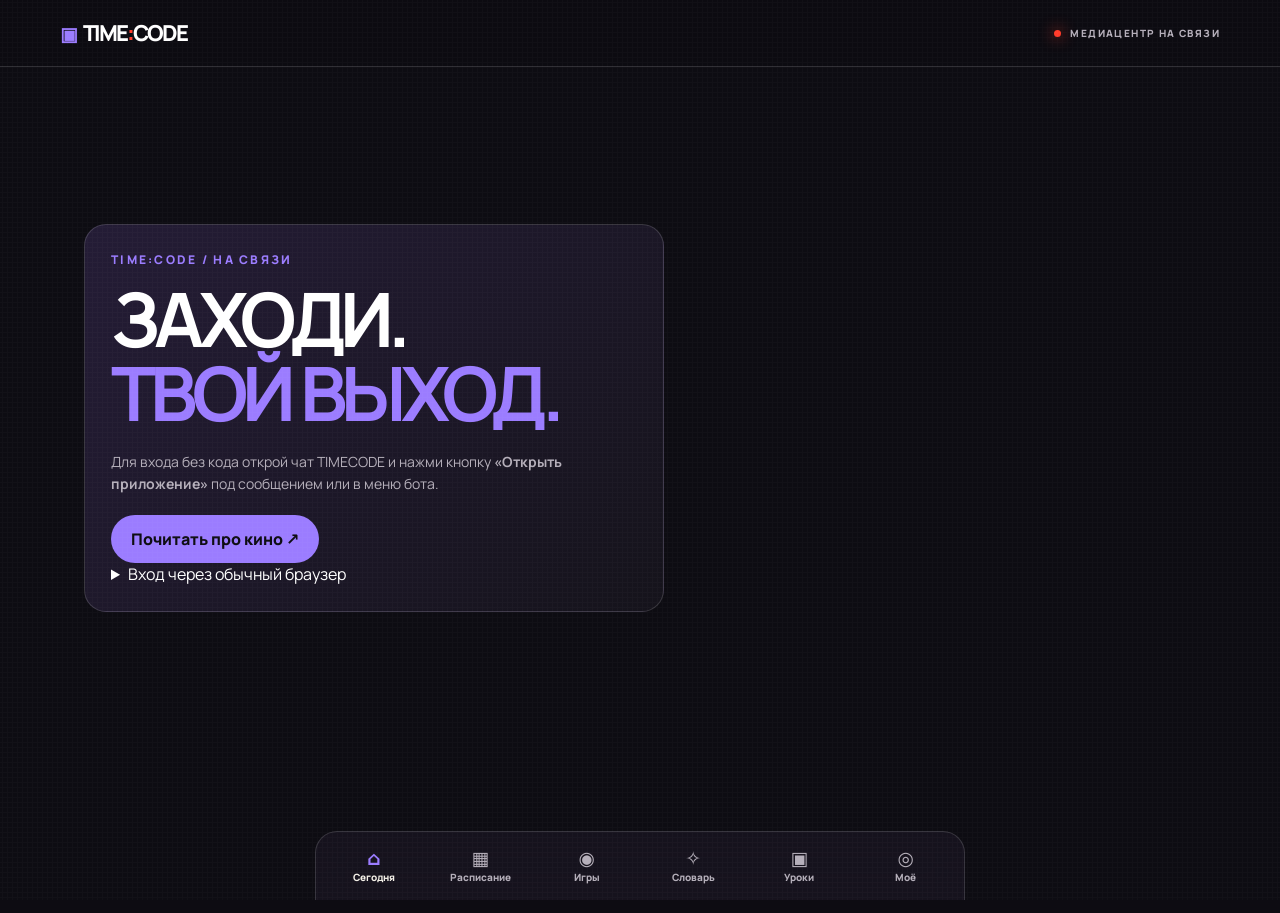
<file: timecode-bot/static/index.html>
<!doctype html><html lang="ru"><head><meta charset="utf-8"><meta name="viewport" content="width=device-width,initial-scale=1,viewport-fit=cover"><meta name="theme-color" content="#0d0c12"><title>TIMECODE · Медиацентр на связи</title><link rel="stylesheet" href="style.css"><link rel="stylesheet" href="framequest.css"><link rel="stylesheet" href="nightshift.css"><link rel="stylesheet" href="terms-memory.css"><link rel="stylesheet" href="arcade.css"><link rel="stylesheet" href="glossary.css"><link rel="stylesheet" href="home-discovery.css"><link rel="stylesheet" href="screenplay.css"><link rel="stylesheet" href="intro.css"><link rel="stylesheet" href="script_editor.css"><script src="https://telegram.org/js/telegram-web-app.js"></script><script src="https://st.max.ru/js/max-web-app.js"></script><link rel="stylesheet" href="neuro.css?v=20261020"></head><body><div id="intro" aria-label="Заставка TIMECODE"><video id="intro-video" src="intro.mp4" autoplay playsinline preload="auto" aria-hidden="true"></video><button id="intro-sound" type="button" aria-label="Выключить звук заставки">🔇 Выключить звук</button><button id="intro-skip" type="button" aria-label="Пропустить заставку">Пропустить ↗</button></div><script src="intro.js"></script><div class="grain"></div><header class="top"><div class="brand"><span class="film">▣</span>TIME<span class="colon">:</span>CODE</div><div class="live"><i></i> МЕДИАЦЕНТР НА СВЯЗИ</div></header><main id="app" aria-live="polite"></main><nav class="dock" id="dock" aria-label="Разделы"></nav><div class="toast" id="toast"></div><script src="framequest.js"></script><script src="nightshift.js"></script><script src="terms-memory.js"></script><script src="arcade.js"></script><script src="glossary.js"></script><script src="app.js?v=cinema-20261005"></script><script src="home-discovery.js"></script><script src="screenplay.js"></script><script src="script_editor.js"></script><script src="cinema-library.js?v=20261005"></script><script src="schedule-editor.js?v=20261008"></script><script src="daily-status.js?v=20261009"></script><script src="neuro.js?v=20261021-dock5"></script></body></html>
</file>
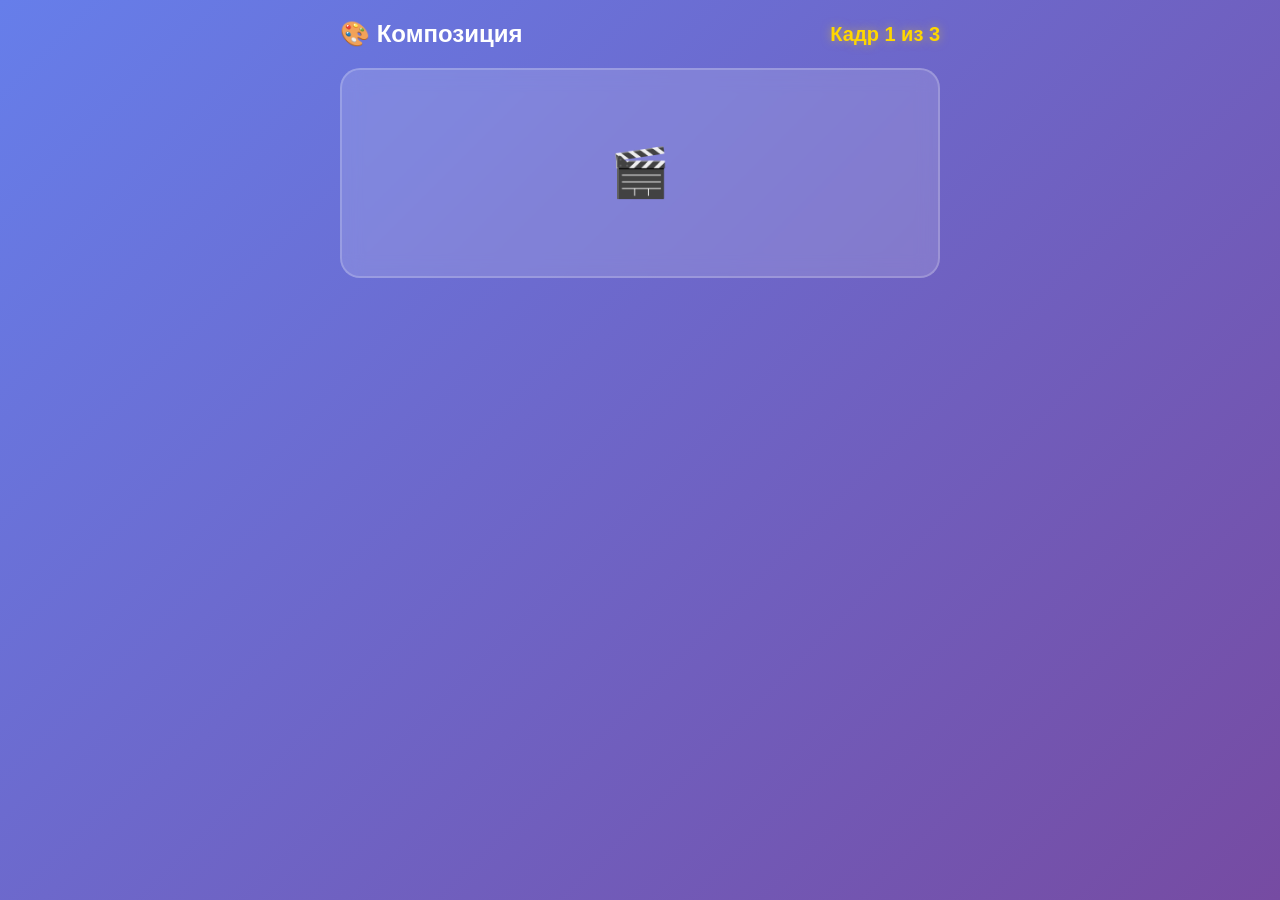
<file: public/composition.html>
<!DOCTYPE html>
<html lang="ru">
<head>
    <meta charset="UTF-8">
    <meta name="viewport" content="width=device-width, initial-scale=1.0">
    <title>Композиция</title>
    <script src="https://telegram.org/js/telegram-web-app.js"></script>
    <style>
        * {
            margin: 0;
            padding: 0;
            box-sizing: border-box;
        }

        body {
            font-family: -apple-system, BlinkMacSystemFont, 'Segoe UI', Roboto, sans-serif;
            background: linear-gradient(135deg, #667eea 0%, #764ba2 100%);
            min-height: 100vh;
            padding: 20px;
            color: white;
        }

        .container {
            max-width: 600px;
            margin: 0 auto;
        }

        header {
            display: flex;
            justify-content: space-between;
            align-items: center;
            margin-bottom: 20px;
            animation: fadeIn 0.5s ease;
        }

        .game-title {
            font-size: 24px;
            font-weight: bold;
        }

        .progress-panel {
            font-size: 20px;
            font-weight: bold;
            color: #FFD700;
            text-shadow: 0 0 10px rgba(255, 215, 0, 0.5);
        }

        .game-area {
            background: rgba(255, 255, 255, 0.15);
            backdrop-filter: blur(10px);
            border-radius: 20px;
            padding: 25px;
            border: 2px solid rgba(255, 255, 255, 0.2);
            animation: slideUp 0.6s ease;
        }

        .question {
            font-size: 20px;
            text-align: center;
            margin-bottom: 25px;
            font-weight: 500;
        }

        .hint {
            text-align: center;
            font-size: 14px;
            color: #FFD700;
            margin-bottom: 20px;
            font-style: italic;
        }

        .options-grid {
            display: grid;
            grid-template-columns: 1fr 1fr;
            gap: 15px;
            margin-bottom: 20px;
        }

        .option-img {
            width: 100%;
            height: 200px;
            object-fit: cover;
            border-radius: 12px;
            cursor: pointer;
            border: 3px solid transparent;
            transition: all 0.3s ease;
        }

        .option-img:hover {
            transform: scale(1.05);
            border-color: rgba(255, 255, 255, 0.5);
        }

        .option-img.correct {
            border-color: #51cf66;
            animation: pulse 0.5s ease;
        }

        .option-img.wrong {
            border-color: #ff6b6b;
            animation: shake 0.5s ease;
            opacity: 0.5;
        }

        .option-img.disabled {
            cursor: not-allowed;
            opacity: 0.6;
        }

        .game-over {
            text-align: center;
            padding: 30px;
        }

        .game-over h2 {
            font-size: 48px;
            margin-bottom: 20px;
        }

        .game-over .title {
            font-size: 28px;
            color: #FFD700;
            margin-bottom: 15px;
        }

        .game-over p {
            font-size: 18px;
            margin-bottom: 10px;
            opacity: 0.9;
        }

        .back-btn {
            background: white;
            color: #667eea;
            border: none;
            padding: 15px 40px;
            border-radius: 25px;
            font-size: 18px;
            font-weight: bold;
            cursor: pointer;
            margin-top: 20px;
            transition: all 0.3s ease;
        }

        .back-btn:hover {
            transform: scale(1.05);
            box-shadow: 0 5px 20px rgba(255,255,255,0.3);
        }

        .fact {
            background: rgba(255, 255, 255, 0.2);
            padding: 15px;
            border-radius: 12px;
            margin-top: 15px;
            font-size: 14px;
            line-height: 1.6;
        }

        .loader {
            text-align: center;
            font-size: 48px;
            padding: 50px;
        }

        @keyframes fadeIn {
            from { opacity: 0; transform: translateY(-20px); }
            to { opacity: 1; transform: translateY(0); }
        }

        @keyframes slideUp {
            from { opacity: 0; transform: translateY(30px); }
            to { opacity: 1; transform: translateY(0); }
        }

        @keyframes pulse {
            0%, 100% { transform: scale(1); }
            50% { transform: scale(1.05); }
        }

        @keyframes shake {
            0%, 100% { transform: translateX(0); }
            25% { transform: translateX(-10px); }
            75% { transform: translateX(10px); }
        }
    </style>
</head>
<body>
    <div class="container">
        <header>
            <div class="game-title">🎨 Композиция</div>
            <div class="progress-panel" id="progress">Кадр 1 из 3</div>
        </header>

        <div class="game-area" id="gameArea">
            <div class="loader">🎬</div>
        </div>
    </div>

    <script>
        const tg = window.Telegram.WebApp;
        tg.expand();
        tg.ready();

        const userId = tg.initDataUnsafe?.user?.id || 0;

        // БАЗА КОМПОЗИЦИЙ (ПОКА ВРЕМЕННЫЕ КАРТИНКИ - ТЫ ЗАМЕНИШЬ!)
        const compositions = [
            {
                correct: 0, // Индекс правильного варианта
                options: [
                    "https://images.unsplash.com/photo-1485846234645-a62644f84728?w=400&h=300&fit=crop", // Правильный
                    "https://images.unsplash.com/photo-1485846234645-a62644f84728?w=400&h=300&fit=crop&flip=h", // Отзеркаленный
                    "https://images.unsplash.com/photo-1485846234645-a62644f84728?w=400&h=300&fit=crop&sat=-100", // Ч/Б
                    "https://images.unsplash.com/photo-1485846234645-a62644f84728?w=400&h=300&fit=crop&crop=top" // Обрезанный
                ],
                hint: "💡 Обрати внимание на правило третей",
                fact: "Правило третей - одно из основных правил композиции. Важные объекты располагаются на пересечении линий, делящих кадр на 9 частей."
            },
            {
                correct: 1,
                options: [
                    "https://images.unsplash.com/photo-1478720568477-152d9b164e26?w=400&h=300&fit=crop&crop=bottom",
                    "https://images.unsplash.com/photo-1478720568477-152d9b164e26?w=400&h=300&fit=crop", // Правильный
                    "https://images.unsplash.com/photo-1478720568477-152d9b164e26?w=400&h=300&fit=crop&flip=h",
                    "https://images.unsplash.com/photo-1478720568477-152d9b164e26?w=400&h=300&fit=crop&crop=top"
                ],
                hint: "💡 Где должен быть главный объект?",
                fact: "Золотое сечение - деление кадра в пропорции 1:1.618. Глаз зрителя естественно притягивается к этим точкам."
            },
            {
                correct: 2,
                options: [
                    "https://images.unsplash.com/photo-1440404653325-ab127d49abc1?w=400&h=300&fit=crop&crop=top",
                    "https://images.unsplash.com/photo-1440404653325-ab127d49abc1?w=400&h=300&fit=crop&flip=h",
                    "https://images.unsplash.com/photo-1440404653325-ab127d49abc1?w=400&h=300&fit=crop", // Правильный
                    "https://images.unsplash.com/photo-1440404653325-ab127d49abc1?w=400&h=300&fit=crop&crop=bottom"
                ],
                hint: "💡 Куда направлен взгляд героя?",
                fact: "Направление взгляда - герой должен смотреть в пустое пространство кадра, создавая динамику."
            }
        ];

        let currentQuestion = 0;
        let correctAnswers = 0;
        const MAX_ATTEMPTS = 3;
        let gameActive = true;

        function getToday() {
            return new Date().toISOString().split('T')[0];
        }

        function checkIfPlayedToday() {
            const lastPlayed = localStorage.getItem('composition_last_played');
            const today = getToday();
            
            if (lastPlayed === today) {
                showGameOver(true);
                return false;
            }
            
            return true;
        }

        function showQuestion() {
            if (correctAnswers >= MAX_ATTEMPTS) {
                localStorage.setItem('composition_last_played', getToday());
                if (userId !== 0) {
                    updateServerXP();
                }
                showGameOver(false);
                return;
            }

            const comp = compositions[currentQuestion];
            const gameArea = document.getElementById('gameArea');

            gameArea.innerHTML = `
                <div class="question">Какая композиция правильная?</div>
                <div class="hint">${comp.hint}</div>
                <div class="options-grid" id="options"></div>
            `;

            const optionsContainer = document.getElementById('options');
            comp.options.forEach((imgUrl, index) => {
                const img = document.createElement('img');
                img.className = 'option-img';
                img.src = imgUrl;
                img.alt = `Вариант ${index + 1}`;
                img.onclick = () => checkAnswer(index, comp.correct, img, comp.fact);
                optionsContainer.appendChild(img);
            });

            document.getElementById('progress').textContent = `Кадр ${correctAnswers + 1} из 3`;
        }

        function checkAnswer(selected, correct, img, fact) {
            if (!gameActive) return;

            gameActive = false;
            const allImages = document.querySelectorAll('.option-img');
            allImages.forEach(i => i.classList.add('disabled'));

            if (selected === correct) {
                img.classList.add('correct');
                correctAnswers++;
                
                const gameArea = document.getElementById('gameArea');
                gameArea.innerHTML += `<div class="fact">💡 ${fact}</div>`;

                setTimeout(() => {
                    currentQuestion++;
                    gameActive = true;
                    showQuestion();
                }, 9000);
            } else {
                img.classList.add('wrong');
                allImages[correct].classList.add('correct');

                setTimeout(() => {
                    currentQuestion++;
                    gameActive = true;
                    showQuestion();
                }, 3000);
            }
        }

        async function updateServerXP() {
            try {
                await fetch(`/api/game/update/${userId}`, {
                    method: 'POST',
                    headers: { 'Content-Type': 'application/json' },
                    body: JSON.stringify({ xp: correctAnswers * 10 })
                });
                console.log('✅ XP обновлён');
            } catch (error) {
                console.error('Ошибка обновления XP:', error);
            }
        }

        function showGameOver(alreadyPlayed) {
            const gameArea = document.getElementById('gameArea');
            
            if (alreadyPlayed) {
                gameArea.innerHTML = `
                    <div class="game-over">
                        <h2>⏰</h2>
                        <div class="title">На сегодня всё!</div>
                        <p style="font-size: 16px; color: #ccc; margin: 20px 0;">
                            Ты уже сыграл сегодня!<br>
                            Приходи завтра за новыми композициями! 🌅
                        </p>
                        <button class="back-btn" onclick="goBack()">🎮 Другие игры</button>
                    </div>
                `;
            } else {
                gameArea.innerHTML = `
                    <div class="game-over">
                        <h2>🎉</h2>
                        <div class="title">Отлично!</div>
                        <p>🎯 Правильных ответов: ${correctAnswers}/3</p>
                        <p>⚡ Заработано XP: +${correctAnswers * 10}</p>
                        <p style="font-size: 16px; color: #ccc; margin: 20px 0;">
                            На сегодня всё! Приходи завтра! 🌅
                        </p>
                        <button class="back-btn" onclick="goBack()">🎮 Другие игры</button>
                    </div>
                `;
            }

            document.getElementById('progress').style.display = 'none';
        }

        function goBack() {
            window.location.href = '/';
        }

        function startGame() {
            if (!checkIfPlayedToday()) {
                return;
            }
            showQuestion();
        }

        startGame();

        tg.BackButton.show();
        tg.BackButton.onClick(() => {
            window.location.href = '/';
        });
    </script>
</body>
</html>
</file>
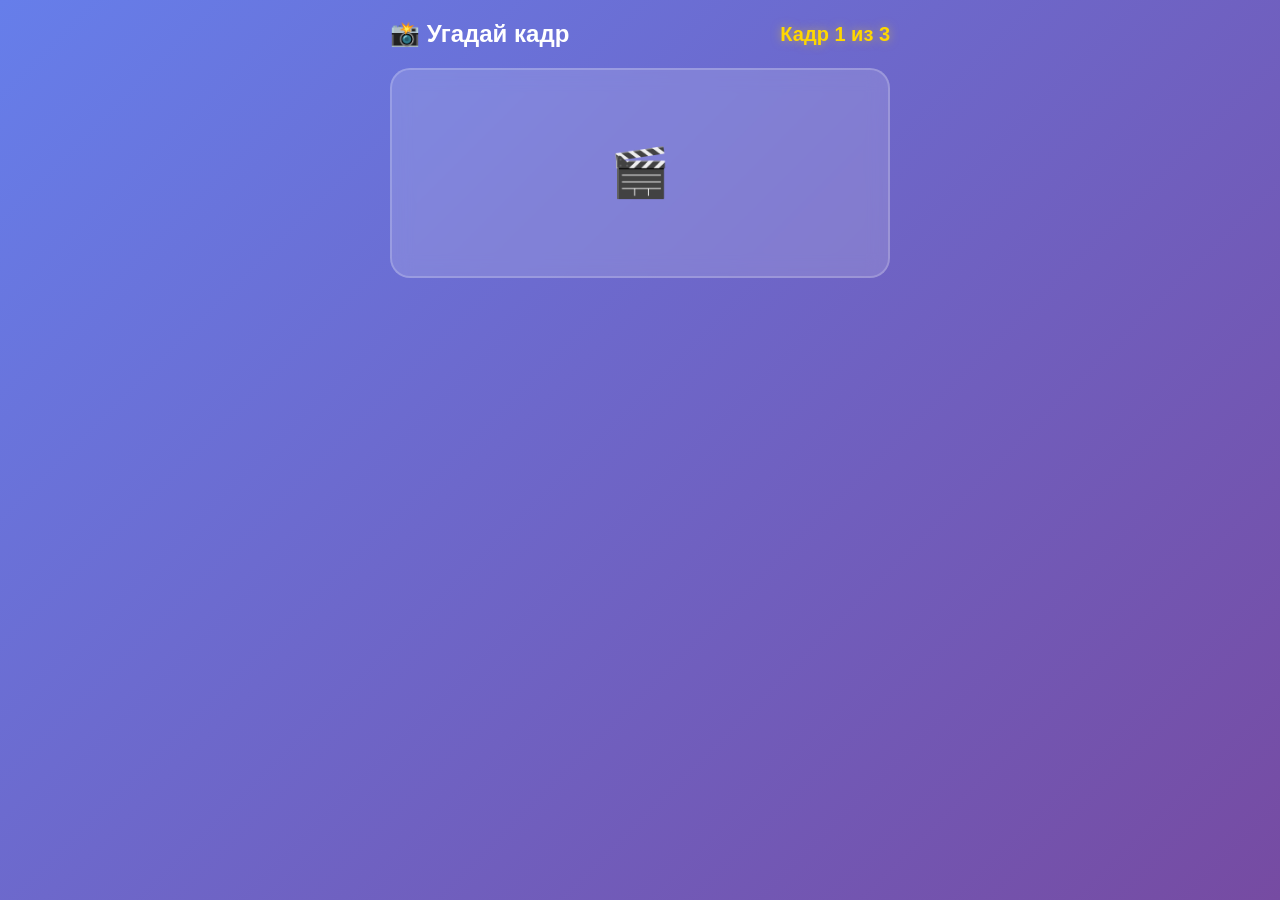
<file: public/guess-frame.html>
<!DOCTYPE html>
<html lang="ru">
<head>
    <meta charset="UTF-8">
    <meta name="viewport" content="width=device-width, initial-scale=1.0">
    <title>Угадай кадр</title>
    <script src="https://telegram.org/js/telegram-web-app.js"></script>
    <style>
        * {
            margin: 0;
            padding: 0;
            box-sizing: border-box;
        }

        body {
            font-family: -apple-system, BlinkMacSystemFont, 'Segoe UI', Roboto, sans-serif;
            background: linear-gradient(135deg, #667eea 0%, #764ba2 100%);
            min-height: 100vh;
            padding: 20px;
            color: white;
        }

        .container {
            max-width: 500px;
            margin: 0 auto;
        }

        header {
            display: flex;
            justify-content: space-between;
            align-items: center;
            margin-bottom: 20px;
            animation: fadeIn 0.5s ease;
        }

        .game-title {
            font-size: 24px;
            font-weight: bold;
        }

        .progress-panel {
            font-size: 20px;
            font-weight: bold;
            color: #FFD700;
            text-shadow: 0 0 10px rgba(255, 215, 0, 0.5);
        }

        .game-area {
            background: rgba(255, 255, 255, 0.15);
            backdrop-filter: blur(10px);
            border-radius: 20px;
            padding: 25px;
            border: 2px solid rgba(255, 255, 255, 0.2);
            animation: slideUp 0.6s ease;
        }

        .frame-image {
            width: 100%;
            height: 300px;
            object-fit: cover;
            border-radius: 15px;
            margin-bottom: 20px;
            box-shadow: 0 10px 30px rgba(0,0,0,0.3);
        }

        .question {
            font-size: 20px;
            text-align: center;
            margin-bottom: 25px;
            font-weight: 500;
        }

        .options {
            display: grid;
            gap: 12px;
        }

        .option-btn {
            background: rgba(255, 255, 255, 0.2);
            border: 2px solid rgba(255, 255, 255, 0.3);
            color: white;
            padding: 18px;
            border-radius: 15px;
            font-size: 16px;
            cursor: pointer;
            transition: all 0.3s ease;
            font-weight: 500;
        }

        .option-btn:hover {
            background: rgba(255, 255, 255, 0.3);
            transform: translateY(-2px);
        }

        .option-btn:active {
            transform: scale(0.98);
        }

        .option-btn.correct {
            background: #51cf66;
            border-color: #51cf66;
            animation: pulse 0.5s ease;
        }

        .option-btn.wrong {
            background: #ff6b6b;
            border-color: #ff6b6b;
            animation: shake 0.5s ease;
        }

        .option-btn:disabled {
            cursor: not-allowed;
            opacity: 0.6;
        }

        .game-over {
            text-align: center;
            padding: 30px;
        }

        .game-over h2 {
            font-size: 48px;
            margin-bottom: 20px;
        }

        .game-over .title {
            font-size: 28px;
            color: #FFD700;
            margin-bottom: 15px;
        }

        .game-over p {
            font-size: 18px;
            margin-bottom: 10px;
            opacity: 0.9;
        }

        .back-btn {
            background: white;
            color: #667eea;
            border: none;
            padding: 15px 40px;
            border-radius: 25px;
            font-size: 18px;
            font-weight: bold;
            cursor: pointer;
            margin-top: 20px;
            transition: all 0.3s ease;
        }

        .back-btn:hover {
            transform: scale(1.05);
            box-shadow: 0 5px 20px rgba(255,255,255,0.3);
        }

        .fact {
            background: rgba(255, 255, 255, 0.2);
            padding: 15px;
            border-radius: 12px;
            margin-top: 15px;
            font-size: 14px;
            line-height: 1.6;
        }

        .loader {
            text-align: center;
            font-size: 48px;
            padding: 50px;
        }

        @keyframes fadeIn {
            from { opacity: 0; transform: translateY(-20px); }
            to { opacity: 1; transform: translateY(0); }
        }

        @keyframes slideUp {
            from { opacity: 0; transform: translateY(30px); }
            to { opacity: 1; transform: translateY(0); }
        }

        @keyframes pulse {
            0%, 100% { transform: scale(1); }
            50% { transform: scale(1.05); }
        }

        @keyframes shake {
            0%, 100% { transform: translateX(0); }
            25% { transform: translateX(-10px); }
            75% { transform: translateX(10px); }
        }
    </style>
</head>
<body>
    <div class="container">
        <header>
            <div class="game-title">📸 Угадай кадр</div>
            <div class="progress-panel" id="progress">Кадр 1 из 3</div>
        </header>

        <div class="game-area" id="gameArea">
            <div class="loader">🎬</div>
        </div>
    </div>

    <script>
        const tg = window.Telegram.WebApp;
        tg.expand();
        tg.ready();

        const userId = tg.initDataUnsafe?.user?.id || 0;

        const frames = [
            {
                image: "https://1tourtv.ru/wp-content/uploads/2025/11/8f4cbd0cc3d749b5a5ce5ade2c34-scaled.jpg",
                correct: "Начало",
                options: ["Начало", "Интерстеллар", "Престиж", "Довод"],
                fact: "Кристофер Нолан снял этот фильм без использования CGI для сцены вращающегося коридора."
            },
            {
                image: "https://1tourtv.ru/wp-content/uploads/2025/11/1114123-interstellar-le-chef-d-oeuvre-de-christopher-nolan-debarque-sur-netflix.jpg",
                correct: "Интерстеллар",
                options: ["Гравитация", "Интерстеллар", "Марсианин", "Прибытие"],
                fact: "Учёные использовали уравнения для создания самого реалистичного изображения чёрной дыры."
            },
            {
                image: "https://1tourtv.ru/wp-content/uploads/2025/11/unnamed-scaled.jpg",
                correct: "Матрица",
                options: ["Матрица", "Бегущий по лезвию", "Призрак в доспехах", "Начало"],
                fact: "Эффект 'bullet time' был революционным для своего времени и изменил киноиндустрию."
            },
            {
                image: "https://1tourtv.ru/wp-content/uploads/2025/11/forrest_gump_5538_16_1732220206.png",
                correct: "Форрест Гамп",
                options: ["Форрест Гамп", "Зелёная миля", "Побег из Шоушенка", "Список Шиндлера"],
                fact: "Том Хэнкс не получал зарплату, а взял процент от прибыли. Он заработал $40 миллионов!"
            },
            {
                image: "https://1tourtv.ru/wp-content/uploads/2025/11/unnamed-1-scaled.jpg",
                correct: "Гарри Поттер",
                options: ["Гарри Поттер", "Хоббит", "Хроники Нарнии", "Властелин колец"],
                fact: "Хогвартс не существует в реальности - это композиция из нескольких замков Великобритании."
            },
            {
                image: "https://1tourtv.ru/wp-content/uploads/2025/11/maxresdefault.jpg",
                correct: "Король Лев",
                options: ["Король Лев", "Мадагаскар", "Зверополис", "В поисках Немо"],
                fact: "Аниматоры изучали настоящих львов, чтобы сделать движения персонажей реалистичными."
            },
            {
                image: "https://1tourtv.ru/wp-content/uploads/2025/11/edbe0e526a-2_1390x600.jpg",
                correct: "Мстители",
                options: ["Мстители", "Лига справедливости", "Люди Икс", "Фантастическая четвёрка"],
                fact: "Роберт Дауни мл. импровизировал знаменитую фразу 'Я — Железный человек'."
            },
            {
                image: "https://1tourtv.ru/wp-content/uploads/2025/11/unnamed-2.jpg",
                correct: "Человек-паук",
                options: ["Человек-паук", "Бэтмен", "Супермен", "Железный человек"],
                fact: "Тоби Магуайр выполнил многие трюки сам, включая сцены на небоскрёбах."
            },
            {
                image: "https://1tourtv.ru/wp-content/uploads/2025/11/d4de9442c0-2_1390x600.jpg",
                correct: "Холодное сердце",
                options: ["Холодное сердце", "Моана", "Рапунцель", "Красавица и Чудовище"],
                fact: "Песня 'Let It Go' была переведена на 41 язык и стала мировым хитом."
            },
            {
                image: "https://1tourtv.ru/wp-content/uploads/2025/11/20250419100500877ba5f5c1.jpg",
                correct: "История игрушек",
                options: ["История игрушек", "Корпорация монстров", "В поисках Немо", "Суперсемейка"],
                fact: "Это был первый полнометражный фильм, полностью созданный на компьютере (1995)."
            }
        ];

        let currentQuestion = 0;
        let correctAnswers = 0;
        const MAX_ATTEMPTS = 3;
        let gameActive = true;

        function getToday() {
            return new Date().toISOString().split('T')[0];
        }

        function checkIfPlayedToday() {
            const lastPlayed = localStorage.getItem('game_last_played');
            const today = getToday();
            
            if (lastPlayed === today) {
                showGameOver(true);
                return false;
            }
            
            return true;
        }

        function shuffle(array) {
            return array.sort(() => Math.random() - 0.5);
        }

        function showQuestion() {
            if (correctAnswers >= MAX_ATTEMPTS) {
                localStorage.setItem('game_last_played', getToday());
                if (userId !== 0) {
                    updateServerXP();
                }
                showGameOver(false);
                return;
            }

            const frame = frames[currentQuestion];
            const gameArea = document.getElementById('gameArea');

            gameArea.innerHTML = `
                <img src="${frame.image}" alt="Кадр из фильма" class="frame-image">
                <div class="question">Из какого это фильма?</div>
                <div class="options" id="options"></div>
            `;

            const optionsContainer = document.getElementById('options');
            shuffle([...frame.options]).forEach(option => {
                const btn = document.createElement('button');
                btn.className = 'option-btn';
                btn.textContent = option;
                btn.onclick = () => checkAnswer(option, frame.correct, btn, frame.fact);
                optionsContainer.appendChild(btn);
            });

            document.getElementById('progress').textContent = `Кадр ${correctAnswers + 1} из 3`;
        }

        function checkAnswer(selected, correct, btn, fact) {
            if (!gameActive) return;

            gameActive = false;
            const allButtons = document.querySelectorAll('.option-btn');
            allButtons.forEach(b => b.disabled = true);

            if (selected === correct) {
                btn.classList.add('correct');
                correctAnswers++;
                
                const gameArea = document.getElementById('gameArea');
                gameArea.innerHTML += `<div class="fact">💡 ${fact}</div>`;

                setTimeout(() => {
                    currentQuestion++;
                    gameActive = true;
                    showQuestion();
                }, 9000);  // ← 9 СЕКУНД НА ЧТЕНИЕ ФАКТА
            } else {
                btn.classList.add('wrong');

                allButtons.forEach(b => {
                    if (b.textContent === correct) {
                        b.classList.add('correct');
                    }
                });

                setTimeout(() => {
                    currentQuestion++;
                    gameActive = true;
                    showQuestion();
                }, 3000);
            }
        }

        async function updateServerXP() {
            try {
                await fetch(`/api/game/update/${userId}`, {
                    method: 'POST',
                    headers: { 'Content-Type': 'application/json' },
                    body: JSON.stringify({ xp: correctAnswers * 10 })
                });
                console.log('✅ XP обновлён');
            } catch (error) {
                console.error('Ошибка обновления XP:', error);
            }
        }

        function showGameOver(alreadyPlayed) {
            const gameArea = document.getElementById('gameArea');
            
            if (alreadyPlayed) {
                gameArea.innerHTML = `
                    <div class="game-over">
                        <h2>⏰</h2>
                        <div class="title">На сегодня всё!</div>
                        <p style="font-size: 16px; color: #ccc; margin: 20px 0;">
                            Ты уже сыграл сегодня!<br>
                            Приходи завтра за новыми кадрами! 🌅
                        </p>
                        <button class="back-btn" onclick="goBack()">🎮 Другие игры</button>
                    </div>
                `;
            } else {
                gameArea.innerHTML = `
                    <div class="game-over">
                        <h2>🎉</h2>
                        <div class="title">Отлично!</div>
                        <p>🎯 Правильных ответов: ${correctAnswers}/3</p>
                        <p>⚡ Заработано XP: +${correctAnswers * 10}</p>
                        <p style="font-size: 16px; color: #ccc; margin: 20px 0;">
                            На сегодня всё! Приходи завтра! 🌅
                        </p>
                        <button class="back-btn" onclick="goBack()">🎮 Другие игры</button>
                    </div>
                `;
            }

            document.getElementById('progress').style.display = 'none';
        }

        function goBack() {
            window.location.href = '/';
        }

        function startGame() {
            if (!checkIfPlayedToday()) {
                return;
            }
            showQuestion();
        }

        startGame();

        tg.BackButton.show();
        tg.BackButton.onClick(() => {
            window.location.href = '/';
        });
    </script>
</body>
</html>
</file>
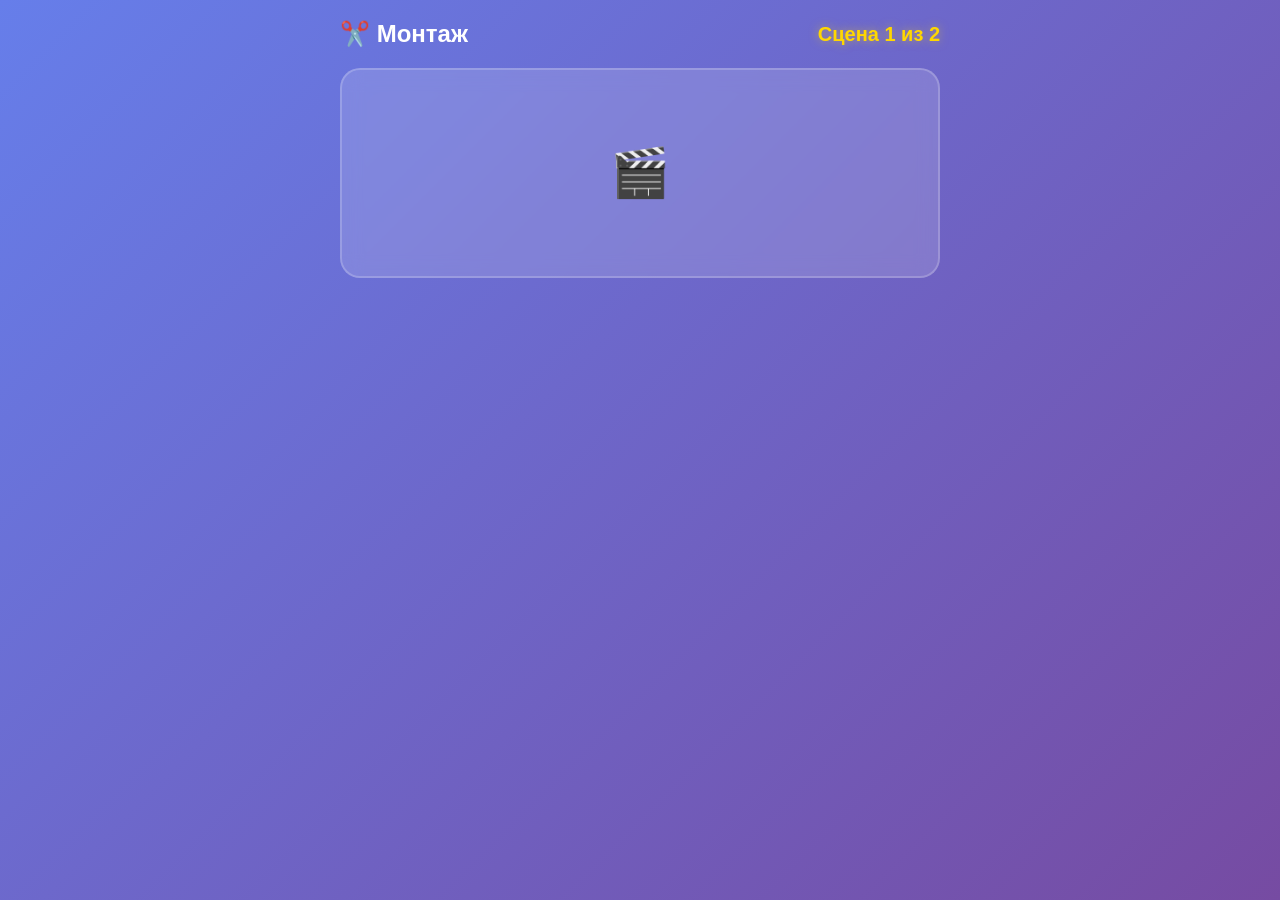
<file: public/montage.html>
<!DOCTYPE html>
<html lang="ru">
<head>
    <meta charset="UTF-8">
    <meta name="viewport" content="width=device-width, initial-scale=1.0">
    <title>Монтаж</title>
    <script src="https://telegram.org/js/telegram-web-app.js"></script>
    <style>
        * {
            margin: 0;
            padding: 0;
            box-sizing: border-box;
        }

        body {
            font-family: -apple-system, BlinkMacSystemFont, 'Segoe UI', Roboto, sans-serif;
            background: linear-gradient(135deg, #667eea 0%, #764ba2 100%);
            min-height: 100vh;
            padding: 20px;
            color: white;
        }

        .container {
            max-width: 600px;
            margin: 0 auto;
        }

        header {
            display: flex;
            justify-content: space-between;
            align-items: center;
            margin-bottom: 20px;
            animation: fadeIn 0.5s ease;
        }

        .game-title {
            font-size: 24px;
            font-weight: bold;
        }

        .progress-panel {
            font-size: 20px;
            font-weight: bold;
            color: #FFD700;
            text-shadow: 0 0 10px rgba(255, 215, 0, 0.5);
        }

        .game-area {
            background: rgba(255, 255, 255, 0.15);
            backdrop-filter: blur(10px);
            border-radius: 20px;
            padding: 25px;
            border: 2px solid rgba(255, 255, 255, 0.2);
            animation: slideUp 0.6s ease;
        }

        .instruction {
            text-align: center;
            font-size: 18px;
            margin-bottom: 20px;
            padding: 15px;
            background: rgba(255, 215, 0, 0.2);
            border-radius: 12px;
            color: #FFD700;
        }

        .frames-container {
            display: grid;
            grid-template-columns: repeat(2, 1fr);
            gap: 15px;
            margin-bottom: 25px;
        }

        .frame-card {
            position: relative;
            cursor: move;
            border-radius: 12px;
            overflow: hidden;
            border: 3px solid rgba(255, 255, 255, 0.3);
            transition: all 0.3s ease;
        }

        .frame-card:hover {
            transform: scale(1.05);
            border-color: #FFD700;
        }

        .frame-card.dragging {
            opacity: 0.5;
        }

        .frame-img {
            width: 100%;
            height: 150px;
            object-fit: cover;
        }

        .frame-number {
            position: absolute;
            top: 10px;
            left: 10px;
            background: rgba(0, 0, 0, 0.7);
            color: white;
            width: 35px;
            height: 35px;
            border-radius: 50%;
            display: flex;
            align-items: center;
            justify-content: center;
            font-size: 18px;
            font-weight: bold;
        }

        .check-btn {
            width: 100%;
            background: linear-gradient(135deg, #51cf66 0%, #37b24d 100%);
            border: none;
            padding: 18px;
            border-radius: 15px;
            color: white;
            font-size: 18px;
            font-weight: bold;
            cursor: pointer;
            transition: all 0.3s ease;
        }

        .check-btn:hover {
            transform: translateY(-2px);
            box-shadow: 0 5px 20px rgba(81, 207, 102, 0.4);
        }

        .check-btn:disabled {
            opacity: 0.5;
            cursor: not-allowed;
        }

        .result-message {
            text-align: center;
            padding: 20px;
            border-radius: 12px;
            margin-top: 15px;
            font-size: 18px;
            font-weight: bold;
            display: none;
        }

        .result-message.correct {
            background: rgba(81, 207, 102, 0.3);
            border: 2px solid #51cf66;
            color: #51cf66;
        }

        .result-message.wrong {
            background: rgba(255, 107, 107, 0.3);
            border: 2px solid #ff6b6b;
            color: #ff6b6b;
        }

        .game-over {
            text-align: center;
            padding: 30px;
        }

        .game-over h2 {
            font-size: 48px;
            margin-bottom: 20px;
        }

        .game-over .title {
            font-size: 28px;
            color: #FFD700;
            margin-bottom: 15px;
        }

        .game-over p {
            font-size: 18px;
            margin-bottom: 10px;
            opacity: 0.9;
        }

        .back-btn {
            background: white;
            color: #667eea;
            border: none;
            padding: 15px 40px;
            border-radius: 25px;
            font-size: 18px;
            font-weight: bold;
            cursor: pointer;
            margin-top: 20px;
            transition: all 0.3s ease;
        }

        .back-btn:hover {
            transform: scale(1.05);
            box-shadow: 0 5px 20px rgba(255,255,255,0.3);
        }

        .fact {
            background: rgba(255, 255, 255, 0.2);
            padding: 15px;
            border-radius: 12px;
            margin-top: 15px;
            font-size: 14px;
            line-height: 1.6;
        }

        .loader {
            text-align: center;
            font-size: 48px;
            padding: 50px;
        }

        @keyframes fadeIn {
            from { opacity: 0; transform: translateY(-20px); }
            to { opacity: 1; transform: translateY(0); }
        }

        @keyframes slideUp {
            from { opacity: 0; transform: translateY(30px); }
            to { opacity: 1; transform: translateY(0); }
        }
    </style>
</head>
<body>
    <div class="container">
        <header>
            <div class="game-title">✂️ Монтаж</div>
            <div class="progress-panel" id="progress">Сцена 1 из 2</div>
        </header>

        <div class="game-area" id="gameArea">
            <div class="loader">🎬</div>
        </div>
    </div>

    <script>
        const tg = window.Telegram.WebApp;
        tg.expand();
        tg.ready();

        const userId = tg.initDataUnsafe?.user?.id || 0;

        // БАЗА СЦЕН
        const scenes = [
            {
                name: "Погоня - Джеймс Бонд",
                frames: [
                    "https://1tourtv.ru/wp-content/uploads/2025/11/2025-11-14_19-35-15.png",
                    "https://1tourtv.ru/wp-content/uploads/2025/11/2025-11-14_19-35-45.png",
                    "https://1tourtv.ru/wp-content/uploads/2025/11/2025-11-14_19-36-39.png",
                    "https://1tourtv.ru/wp-content/uploads/2025/11/2025-11-14_19-37-29.png"
                ],
                correctOrder: [0, 1, 2, 3], // Правильная последовательность
                fact: "В фильмах о Джеймсе Бонде сцены погони монтируются с частыми сменами планов для создания динамики и напряжения."
            },
            {
                name: "Превосходство Борна",
                frames: [
                    "https://1tourtv.ru/wp-content/uploads/2025/11/2025-11-14_19-40-45.png",
                    "https://1tourtv.ru/wp-content/uploads/2025/11/2025-11-14_19-41-09.png",
                    "https://1tourtv.ru/wp-content/uploads/2025/11/2025-11-14_19-41-46.png",
                    "https://1tourtv.ru/wp-content/uploads/2025/11/2025-11-14_19-42-09.png"
                ],
                correctOrder: [0, 1, 2, 3],
                fact: "Трилогия о Борне революционизировала экшен-кино своим быстрым монтажом и реалистичными боевыми сценами."
            }
        ];

        let currentScene = 0;
        let correctAnswers = 0;
        const MAX_ATTEMPTS = 2;
        let currentOrder = [];
        let draggedIndex = null;

        function getToday() {
            return new Date().toISOString().split('T')[0];
        }

        function checkIfPlayedToday() {
            const lastPlayed = localStorage.getItem('montage_last_played');
            const today = getToday();
            
            if (lastPlayed === today) {
                showGameOver(true);
                return false;
            }
            
            return true;
        }

        function shuffle(array) {
            const shuffled = [...array];
            for (let i = shuffled.length - 1; i > 0; i--) {
                const j = Math.floor(Math.random() * (i + 1));
                [shuffled[i], shuffled[j]] = [shuffled[j], shuffled[i]];
            }
            return shuffled;
        }

        function showScene() {
            if (currentScene >= MAX_ATTEMPTS) {
                localStorage.setItem('montage_last_played', getToday());
                if (userId !== 0) {
                    updateServerXP();
                }
                showGameOver(false);
                return;
            }

            const scene = scenes[currentScene];
            currentOrder = shuffle([...Array(scene.frames.length).keys()]);
            
            const gameArea = document.getElementById('gameArea');
            gameArea.innerHTML = `
                <div class="instruction">
                    ✂️ Расставь кадры в правильной последовательности!<br>
                    <small style="opacity: 0.8;">Перетаскивай кадры для изменения порядка</small>
                </div>
                <div class="frames-container" id="framesContainer"></div>
                <button class="check-btn" onclick="checkOrder()">Проверить монтаж</button>
                <div class="result-message" id="resultMessage"></div>
            `;

            renderFrames();
            document.getElementById('progress').textContent = `Сцена ${currentScene + 1} из ${MAX_ATTEMPTS}`;
        }

        function renderFrames() {
            const scene = scenes[currentScene];
            const container = document.getElementById('framesContainer');
            container.innerHTML = '';

            currentOrder.forEach((frameIndex, position) => {
                const card = document.createElement('div');
                card.className = 'frame-card';
                card.draggable = true;
                card.dataset.position = position;
                
                card.innerHTML = `
                    <img src="${scene.frames[frameIndex]}" class="frame-img" alt="Кадр ${position + 1}">
                    <div class="frame-number">${position + 1}</div>
                `;

                card.addEventListener('dragstart', handleDragStart);
                card.addEventListener('dragover', handleDragOver);
                card.addEventListener('drop', handleDrop);
                card.addEventListener('dragend', handleDragEnd);

                container.appendChild(card);
            });
        }

        function handleDragStart(e) {
            draggedIndex = parseInt(e.currentTarget.dataset.position);
            e.currentTarget.classList.add('dragging');
        }

        function handleDragOver(e) {
            e.preventDefault();
        }

        function handleDrop(e) {
            e.preventDefault();
            const dropIndex = parseInt(e.currentTarget.dataset.position);
            
            if (draggedIndex !== dropIndex) {
                [currentOrder[draggedIndex], currentOrder[dropIndex]] = 
                [currentOrder[dropIndex], currentOrder[draggedIndex]];
                renderFrames();
            }
        }

        function handleDragEnd(e) {
            e.currentTarget.classList.remove('dragging');
        }

        function checkOrder() {
            const scene = scenes[currentScene];
            const resultDiv = document.getElementById('resultMessage');
            const checkBtn = document.querySelector('.check-btn');
            
            checkBtn.disabled = true;

            const isCorrect = JSON.stringify(currentOrder) === JSON.stringify(scene.correctOrder);

            if (isCorrect) {
                correctAnswers++;
                resultDiv.className = 'result-message correct';
                resultDiv.style.display = 'block';
                resultDiv.innerHTML = `
                    ✅ Правильно! Отличный монтаж!<br>
                    <div class="fact" style="margin-top: 10px;">💡 ${scene.fact}</div>
                `;

                setTimeout(() => {
                    currentScene++;
                    showScene();
                }, 9000);
            } else {
                resultDiv.className = 'result-message wrong';
                resultDiv.style.display = 'block';
                resultDiv.textContent = '❌ Неправильно! Попробуй ещё раз!';
                
                setTimeout(() => {
                    resultDiv.style.display = 'none';
                    checkBtn.disabled = false;
                }, 2000);
            }
        }

        async function updateServerXP() {
            try {
                await fetch(`/api/game/update/${userId}`, {
                    method: 'POST',
                    headers: { 'Content-Type': 'application/json' },
                    body: JSON.stringify({ xp: correctAnswers * 10 })
                });
                console.log('✅ XP обновлён');
            } catch (error) {
                console.error('Ошибка обновления XP:', error);
            }
        }

        function showGameOver(alreadyPlayed) {
            const gameArea = document.getElementById('gameArea');
            
            if (alreadyPlayed) {
                gameArea.innerHTML = `
                    <div class="game-over">
                        <h2>⏰</h2>
                        <div class="title">На сегодня всё!</div>
                        <p style="font-size: 16px; color: #ccc; margin: 20px 0;">
                            Ты уже сыграл сегодня!<br>
                            Приходи завтра за новыми сценами! 🌅
                        </p>
                        <button class="back-btn" onclick="goBack()">🎮 Другие игры</button>
                    </div>
                `;
            } else {
                gameArea.innerHTML = `
                    <div class="game-over">
                        <h2>🎉</h2>
                        <div class="title">Отлично!</div>
                        <p>🎯 Правильных монтажей: ${correctAnswers}/${MAX_ATTEMPTS}</p>
                        <p>⚡ Заработано XP: +${correctAnswers * 10}</p>
                        <p style="font-size: 16px; color: #ccc; margin: 20px 0;">
                            На сегодня всё! Приходи завтра! 🌅
                        </p>
                        <button class="back-btn" onclick="goBack()">🎮 Другие игры</button>
                    </div>
                `;
            }

            document.getElementById('progress').style.display = 'none';
        }

        function goBack() {
            window.location.href = '/';
        }

        function startGame() {
            if (!checkIfPlayedToday()) {
                return;
            }
            showScene();
        }

        startGame();

        tg.BackButton.show();
        tg.BackButton.onClick(() => {
            window.location.href = '/';
        });
    </script>
</body>
</html>
</file>
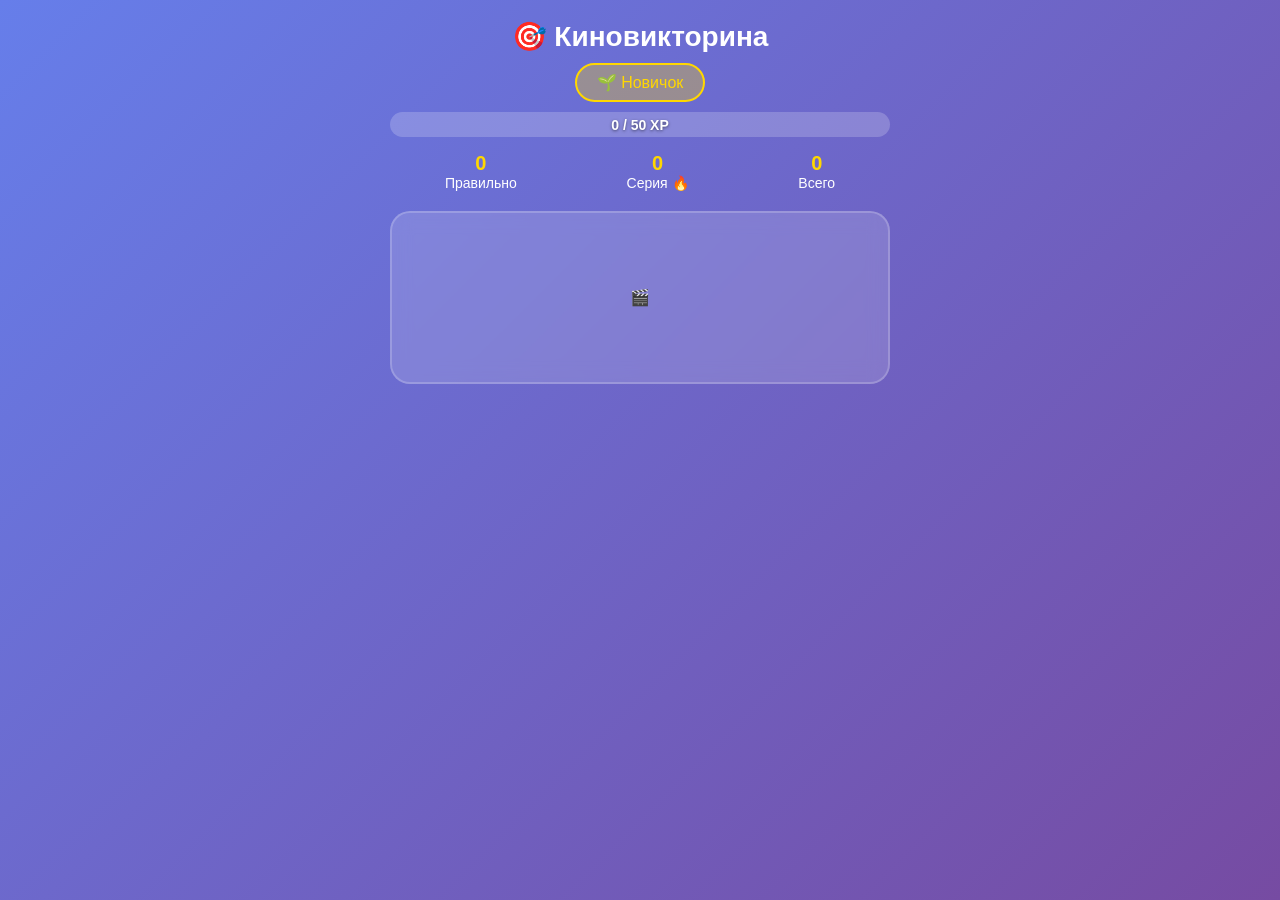
<file: public/quiz.html>
<!DOCTYPE html>
<html lang="ru">
<head>
    <meta charset="UTF-8">
    <meta name="viewport" content="width=device-width, initial-scale=1.0">
    <title>Киновикторина</title>
    <script src="https://telegram.org/js/telegram-web-app.js"></script>
    <style>
        * {
            margin: 0;
            padding: 0;
            box-sizing: border-box;
        }

        body {
            font-family: -apple-system, BlinkMacSystemFont, 'Segoe UI', Roboto, sans-serif;
            background: linear-gradient(135deg, #667eea 0%, #764ba2 100%);
            min-height: 100vh;
            padding: 20px;
            color: white;
        }

        .container {
            max-width: 500px;
            margin: 0 auto;
        }

        header {
            text-align: center;
            margin-bottom: 20px;
            animation: fadeIn 0.5s ease;
        }

        .game-title {
            font-size: 28px;
            font-weight: bold;
            margin-bottom: 10px;
        }

        .level-badge {
            display: inline-block;
            background: rgba(255, 215, 0, 0.3);
            border: 2px solid #FFD700;
            padding: 8px 20px;
            border-radius: 20px;
            font-size: 16px;
            color: #FFD700;
            margin-bottom: 10px;
        }

        .xp-bar-container {
            background: rgba(255, 255, 255, 0.2);
            border-radius: 15px;
            height: 25px;
            overflow: hidden;
            position: relative;
            margin-bottom: 15px;
        }

        .xp-bar {
            background: linear-gradient(90deg, #FFD700, #FFA500);
            height: 100%;
            transition: width 0.5s ease;
            border-radius: 15px;
            width: 0%;
        }

        .xp-text {
            position: absolute;
            top: 50%;
            left: 50%;
            transform: translate(-50%, -50%);
            font-size: 14px;
            font-weight: bold;
            color: white;
            text-shadow: 0 1px 3px rgba(0,0,0,0.5);
        }

        .stats {
            display: flex;
            justify-content: space-around;
            font-size: 14px;
        }

        .stat-item {
            text-align: center;
        }

        .stat-value {
            font-size: 20px;
            font-weight: bold;
            color: #FFD700;
        }

        .game-area {
            background: rgba(255, 255, 255, 0.15);
            backdrop-filter: blur(10px);
            border-radius: 20px;
            padding: 25px;
            border: 2px solid rgba(255, 255, 255, 0.2);
            animation: slideUp 0.6s ease;
            margin-top: 20px;
        }

        .category-image {
            width: 100%;
            height: 180px;
            object-fit: cover;
            border-radius: 15px;
            margin-bottom: 20px;
            box-shadow: 0 10px 30px rgba(0,0,0,0.3);
        }

        .question-number {
            text-align: center;
            font-size: 14px;
            opacity: 0.8;
            margin-bottom: 15px;
        }

        .question-text {
            font-size: 20px;
            text-align: center;
            margin-bottom: 25px;
            font-weight: 500;
            line-height: 1.4;
        }

        .options {
            display: grid;
            gap: 12px;
        }

        .option-btn {
            background: rgba(255, 255, 255, 0.2);
            border: 2px solid rgba(255, 255, 255, 0.3);
            color: white;
            padding: 18px;
            border-radius: 15px;
            font-size: 16px;
            cursor: pointer;
            transition: all 0.3s ease;
            font-weight: 500;
            text-align: left;
        }

        .option-btn:hover {
            background: rgba(255, 255, 255, 0.3);
            transform: translateY(-2px);
        }

        .option-btn.correct {
            background: #51cf66;
            border-color: #51cf66;
            animation: pulse 0.5s ease;
        }

        .option-btn.wrong {
            background: #ff6b6b;
            border-color: #ff6b6b;
            animation: shake 0.5s ease;
        }

        .option-btn:disabled {
            cursor: not-allowed;
            opacity: 0.7;
        }

        .fact {
            background: rgba(255, 255, 255, 0.2);
            padding: 15px;
            border-radius: 12px;
            margin-top: 15px;
            font-size: 14px;
            line-height: 1.6;
        }

        .next-btn {
            width: 100%;
            background: linear-gradient(135deg, #51cf66 0%, #37b24d 100%);
            border: none;
            padding: 18px;
            border-radius: 15px;
            color: white;
            font-size: 18px;
            font-weight: bold;
            cursor: pointer;
            margin-top: 15px;
            transition: all 0.3s ease;
        }

        .next-btn:hover {
            transform: translateY(-2px);
            box-shadow: 0 5px 20px rgba(81, 207, 102, 0.4);
        }

        @keyframes fadeIn {
            from { opacity: 0; transform: translateY(-20px); }
            to { opacity: 1; transform: translateY(0); }
        }

        @keyframes slideUp {
            from { opacity: 0; transform: translateY(30px); }
            to { opacity: 1; transform: translateY(0); }
        }

        @keyframes pulse {
            0%, 100% { transform: scale(1); }
            50% { transform: scale(1.02); }
        }

        @keyframes shake {
            0%, 100% { transform: translateX(0); }
            25% { transform: translateX(-10px); }
            75% { transform: translateX(10px); }
        }
    </style>
</head>
<body>
    <div class="container">
        <header>
            <div class="game-title">🎯 Киновикторина</div>
            <div class="level-badge" id="levelBadge">🌱 Новичок</div>
            <div class="xp-bar-container">
                <div class="xp-bar" id="xpBar"></div>
                <div class="xp-text" id="xpText">0 / 50 XP</div>
            </div>
            <div class="stats">
                <div class="stat-item">
                    <div class="stat-value" id="correctCount">0</div>
                    <div>Правильно</div>
                </div>
                <div class="stat-item">
                    <div class="stat-value" id="streakCount">0</div>
                    <div>Серия 🔥</div>
                </div>
                <div class="stat-item">
                    <div class="stat-value" id="totalCount">0</div>
                    <div>Всего</div>
                </div>
            </div>
        </header>

        <div class="game-area" id="gameArea">
            <div style="text-align: center; padding: 50px;">🎬</div>
        </div>
    </div>

    <script>
        const tg = window.Telegram.WebApp;
        tg.expand();
        tg.ready();

        const userId = tg.initDataUnsafe?.user?.id || 0;

        const categories = {
            fantasy: "https://1tourtv.ru/wp-content/uploads/2025/05/photo_2025-05-14_12-06-27.jpg",
            scifi: "https://1tourtv.ru/wp-content/uploads/2025/05/photo_2025-05-14_11-37-58.jpg",
            detective: "https://1tourtv.ru/wp-content/uploads/2025/04/photo_2025-04-29_10-50-43.jpg",
            adventure: "https://1tourtv.ru/wp-content/uploads/2025/04/photo_2025-04-30_11-09-57.jpg",
            romance: "https://1tourtv.ru/wp-content/uploads/2025/04/photo_2025-04-27_11-28-03.jpg",
            fairytale: "https://1tourtv.ru/wp-content/uploads/2025/05/photo_2025-05-31_11-48-10.jpg",
            travel: "https://1tourtv.ru/wp-content/uploads/2025/06/photo_2025-06-10_16-50-11.jpg"
        };

        const questions = [
            { category: "scifi", question: "Кто главный герой Человека-паука?", correct: "Питер Паркер", options: ["Питер Паркер", "Брюс Уэйн", "Тони Старк", "Стив Роджерс"], fact: "Питер Паркер впервые появился в комиксах в 1962 году!" },
            { category: "scifi", question: "Какого цвета Халк?", correct: "Зелёный", options: ["Зелёный", "Красный", "Синий", "Жёлтый"], fact: "Халк стал зелёным из-за проблем с печатью комиксов!" },
            { category: "scifi", question: "Сколько камней Бесконечности?", correct: "6", options: ["6", "4", "8", "5"], fact: "Камни: Пространство, Разум, Реальность, Время, Сила и Душа." },
            { category: "scifi", question: "Кто сыграл Железного человека?", correct: "Роберт Дауни мл.", options: ["Роберт Дауни мл.", "Крис Эванс", "Том Холланд", "Марк Руффало"], fact: "Роберт Дауни мл. заработал больше $75 миллионов за роль!" },
            { category: "scifi", question: "В каком городе живёт Человек-паук?", correct: "Нью-Йорк", options: ["Нью-Йорк", "Лос-Анджелес", "Чикаго", "Майами"], fact: "Нью-Йорк — дом многих супергероев Marvel!" },
            { category: "fantasy", question: "Как называется школа магии?", correct: "Хогвартс", options: ["Хогвартс", "Дурмстранг", "Шармбатон", "Ильверморни"], fact: "Хогвартс был основан более 1000 лет назад!" },
            { category: "fantasy", question: "Какой факультет у Гарри?", correct: "Гриффиндор", options: ["Гриффиндор", "Слизерин", "Когтевран", "Пуффендуй"], fact: "Основатель Гриффиндора — Годрик Гриффиндор!" },
            { category: "fantasy", question: "Кто главный злодей?", correct: "Волан-де-Морт", options: ["Волан-де-Морт", "Северус Снейп", "Драко Малфой", "Беллатриса"], fact: "Имя 'Волан-де-Морт' означает 'полёт смерти'." },
            { category: "fantasy", question: "Сколько фильмов о Гарри Поттере?", correct: "8", options: ["8", "7", "9", "10"], fact: "Последняя книга была разделена на два фильма!" },
            { category: "fairytale", question: "Кто главный герой Короля Льва?", correct: "Симба", options: ["Симба", "Муфаса", "Шрам", "Тимон"], fact: "Симба на суахили означает 'лев'!" },
            { category: "fairytale", question: "Как зовут снеговика из Холодного сердца?", correct: "Олаф", options: ["Олаф", "Кристоф", "Свен", "Ганс"], fact: "Олаф мечтает увидеть лето!" },
            { category: "fairytale", question: "Кто ищет отца в мультике про рыбку?", correct: "Немо", options: ["Немо", "Дори", "Марлин", "Брюс"], fact: "Немо значит 'никто' на латыни!" },
            { category: "adventure", question: "Как зовут ковбоя из Истории игрушек?", correct: "Вуди", options: ["Вуди", "Базз", "Рекс", "Хамм"], fact: "Вуди — самая старая игрушка Энди!" },
            { category: "scifi", question: "Продолжи: 'Да пребудет с тобой...'", correct: "Сила", options: ["Сила", "Удача", "Мир", "Радость"], fact: "Эта фраза стала самой известной в истории кино!" },
            { category: "scifi", question: "Как зовут зелёного джедая?", correct: "Йода", options: ["Йода", "Люк", "Оби-Ван", "Энакин"], fact: "Йоде больше 900 лет!" },
            { category: "adventure", question: "Что ищет Индиана Джонс?", correct: "Сокровища", options: ["Сокровища", "Динозавров", "Пиратов", "Космос"], fact: "Индиана Джонс боится змей!" },
            { category: "romance", question: "Как называется корабль из Титаника?", correct: "Титаник", options: ["Титаник", "Британик", "Олимпик", "Лузитания"], fact: "Фильм заработал больше $2 миллиардов!" },
            { category: "fairytale", question: "Кто произносит 'Хакуна матата'?", correct: "Тимон и Пумба", options: ["Тимон и Пумба", "Симба", "Муфаса", "Зазу"], fact: "Означает 'Нет проблем' на суахили!" },
            { category: "detective", question: "Кто самый известный детектив?", correct: "Шерлок Холмс", options: ["Шерлок Холмс", "Пуаро", "Коломбо", "Джеймс Бонд"], fact: "Холмс — самый экранизируемый персонаж!" },
            { category: "adventure", question: "Какой номер у агента Бонда?", correct: "007", options: ["007", "006", "008", "001"], fact: "Джеймс Бонд снимался в 25+ фильмах!" }
        ];

        let progress = {
            totalXP: 0,
            correctAnswers: 0,
            totalAnswers: 0,
            currentStreak: 0,
            level: "Новичок"
        };

        const levels = [
            { name: "Новичок", emoji: "🌱", xpNeeded: 50 },
            { name: "Знаток", emoji: "🎬", xpNeeded: 150 },
            { name: "Киноман", emoji: "⭐", xpNeeded: 300 },
            { name: "Эксперт", emoji: "🏆", xpNeeded: 9999 }
        ];

        let currentQuestionIndex = 0;
        let usedQuestions = [];

        function loadProgress() {
            const saved = localStorage.getItem('quiz_progress');
            if (saved) {
                progress = JSON.parse(saved);
            }
            updateProgressUI();
        }

        function saveProgress() {
            localStorage.setItem('quiz_progress', JSON.stringify(progress));
        }

        function updateLevel() {
            for (let i = levels.length - 1; i >= 0; i--) {
                if (progress.totalXP >= levels[i].xpNeeded || i === 0) {
                    progress.level = levels[i].name;
                    break;
                }
            }
        }

        function updateProgressUI() {
            updateLevel();
            
            const currentLevel = levels.find(l => l.name === progress.level);
            const nextLevel = levels[levels.indexOf(currentLevel) + 1];
            
            document.getElementById('levelBadge').textContent = currentLevel.emoji + ' ' + progress.level;
            
            if (nextLevel) {
                const xpInLevel = progress.totalXP;
                const xpNeeded = nextLevel.xpNeeded;
                const percentage = (xpInLevel / xpNeeded) * 100;
                
                document.getElementById('xpBar').style.width = percentage + '%';
                document.getElementById('xpText').textContent = xpInLevel + ' / ' + xpNeeded + ' XP';
            } else {
                document.getElementById('xpBar').style.width = '100%';
                document.getElementById('xpText').textContent = progress.totalXP + ' XP - МАКС!';
            }
            
            document.getElementById('correctCount').textContent = progress.correctAnswers;
            document.getElementById('streakCount').textContent = progress.currentStreak;
            document.getElementById('totalCount').textContent = progress.totalAnswers;
        }

        function getRandomQuestion() {
            const availableQuestions = questions.filter(q => !usedQuestions.includes(q));
            
            if (availableQuestions.length === 0) {
                usedQuestions = [];
                return questions[Math.floor(Math.random() * questions.length)];
            }
            
            const question = availableQuestions[Math.floor(Math.random() * availableQuestions.length)];
            usedQuestions.push(question);
            
            if (usedQuestions.length > 10) {
                usedQuestions.shift();
            }
            
            return question;
        }

        function shuffle(array) {
            const shuffled = [...array];
            for (let i = shuffled.length - 1; i > 0; i--) {
                const j = Math.floor(Math.random() * (i + 1));
                [shuffled[i], shuffled[j]] = [shuffled[j], shuffled[i]];
            }
            return shuffled;
        }

        function showQuestion() {
            const question = getRandomQuestion();
            const gameArea = document.getElementById('gameArea');
            
            currentQuestionIndex++;

            gameArea.innerHTML = '<img src="' + categories[question.category] + '" class="category-image"><div class="question-number">Вопрос ' + currentQuestionIndex + '</div><div class="question-text">' + question.question + '</div><div class="options" id="options"></div>';

            const optionsContainer = document.getElementById('options');
            const shuffledOptions = shuffle([...question.options]);
            
            shuffledOptions.forEach(function(option) {
                const btn = document.createElement('button');
                btn.className = 'option-btn';
                btn.textContent = option;
                btn.onclick = function() {
                    checkAnswer(option, question.correct, btn, question.fact);
                };
                optionsContainer.appendChild(btn);
            });
        }

        function checkAnswer(selected, correct, btn, fact) {
            const allButtons = document.querySelectorAll('.option-btn');
            allButtons.forEach(function(b) {
                b.disabled = true;
            });

            progress.totalAnswers++;

            if (selected === correct) {
                btn.classList.add('correct');
                progress.correctAnswers++;
                progress.currentStreak++;
                
                let xpGained = 5;
                let bonusText = '';
                
                if (progress.currentStreak === 5) {
                    xpGained += 10;
                    bonusText = '<br>🔥 Бонус за 5 подряд: +10 XP!';
                } else if (progress.currentStreak === 10) {
                    xpGained += 25;
                    bonusText = '<br>💥 Бонус за 10 подряд: +25 XP!';
                }
                
                progress.totalXP += xpGained;

                const gameArea = document.getElementById('gameArea');
                gameArea.innerHTML += '<div class="fact">✅ Правильно! +' + xpGained + ' XP' + bonusText + '<br><br>💡 ' + fact + '</div><button class="next-btn" onclick="nextQuestion()">Следующий вопрос ➡️</button>';
            } else {
                btn.classList.add('wrong');
                progress.currentStreak = 0;

                allButtons.forEach(function(b) {
                    if (b.textContent === correct) {
                        b.classList.add('correct');
                    }
                });

                const gameArea = document.getElementById('gameArea');
                gameArea.innerHTML += '<div class="fact">❌ Неправильно! Правильный ответ: ' + correct + '<br><br>💡 ' + fact + '</div><button class="next-btn" onclick="nextQuestion()">Следующий вопрос ➡️</button>';
            }

            saveProgress();
            updateProgressUI();
        }

        function nextQuestion() {
            showQuestion();
        }

        loadProgress();
        showQuestion();

        tg.BackButton.show();
        tg.BackButton.onClick(function() {
            window.location.href = '/';
        });
    </script>
</body>
</html>
</file>
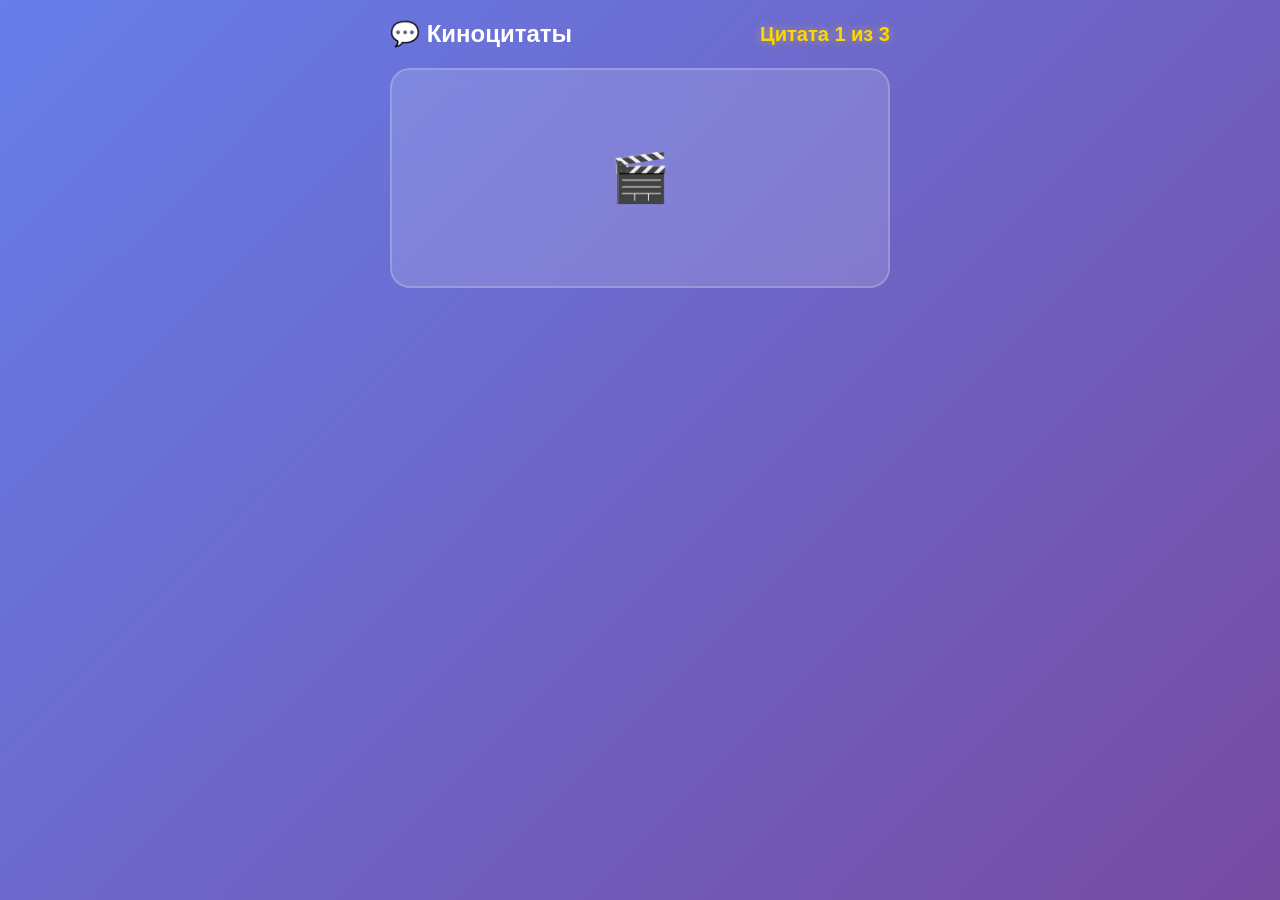
<file: public/quotes.html>
<!DOCTYPE html>
<html lang="ru">
<head>
    <meta charset="UTF-8">
    <meta name="viewport" content="width=device-width, initial-scale=1.0">
    <title>Киноцитаты</title>
    <script src="https://telegram.org/js/telegram-web-app.js"></script>
    <style>
        * {
            margin: 0;
            padding: 0;
            box-sizing: border-box;
        }

        body {
            font-family: -apple-system, BlinkMacSystemFont, 'Segoe UI', Roboto, sans-serif;
            background: linear-gradient(135deg, #667eea 0%, #764ba2 100%);
            min-height: 100vh;
            padding: 20px;
            color: white;
        }

        .container {
            max-width: 500px;
            margin: 0 auto;
        }

        header {
            display: flex;
            justify-content: space-between;
            align-items: center;
            margin-bottom: 20px;
            animation: fadeIn 0.5s ease;
        }

        .game-title {
            font-size: 24px;
            font-weight: bold;
        }

        .progress-panel {
            font-size: 20px;
            font-weight: bold;
            color: #FFD700;
            text-shadow: 0 0 10px rgba(255, 215, 0, 0.5);
        }

        .game-area {
            background: rgba(255, 255, 255, 0.15);
            backdrop-filter: blur(10px);
            border-radius: 20px;
            padding: 30px;
            border: 2px solid rgba(255, 255, 255, 0.2);
            animation: slideUp 0.6s ease;
        }

        .quote-icon {
            text-align: center;
            font-size: 48px;
            margin-bottom: 20px;
        }

        .quote-text {
            font-size: 22px;
            text-align: center;
            font-style: italic;
            line-height: 1.6;
            margin-bottom: 30px;
            padding: 20px;
            background: rgba(255, 255, 255, 0.1);
            border-radius: 15px;
            border-left: 4px solid #FFD700;
        }

        .question {
            font-size: 18px;
            text-align: center;
            margin-bottom: 25px;
            font-weight: 500;
        }

        .options {
            display: grid;
            gap: 12px;
        }

        .option-btn {
            background: rgba(255, 255, 255, 0.2);
            border: 2px solid rgba(255, 255, 255, 0.3);
            color: white;
            padding: 18px;
            border-radius: 15px;
            font-size: 16px;
            cursor: pointer;
            transition: all 0.3s ease;
            font-weight: 500;
        }

        .option-btn:hover {
            background: rgba(255, 255, 255, 0.3);
            transform: translateY(-2px);
        }

        .option-btn:active {
            transform: scale(0.98);
        }

        .option-btn.correct {
            background: #51cf66;
            border-color: #51cf66;
            animation: pulse 0.5s ease;
        }

        .option-btn.wrong {
            background: #ff6b6b;
            border-color: #ff6b6b;
            animation: shake 0.5s ease;
        }

        .option-btn:disabled {
            cursor: not-allowed;
            opacity: 0.6;
        }

        .game-over {
            text-align: center;
            padding: 30px;
        }

        .game-over h2 {
            font-size: 48px;
            margin-bottom: 20px;
        }

        .game-over .title {
            font-size: 28px;
            color: #FFD700;
            margin-bottom: 15px;
        }

        .game-over p {
            font-size: 18px;
            margin-bottom: 10px;
            opacity: 0.9;
        }

        .back-btn {
            background: white;
            color: #667eea;
            border: none;
            padding: 15px 40px;
            border-radius: 25px;
            font-size: 18px;
            font-weight: bold;
            cursor: pointer;
            margin-top: 20px;
            transition: all 0.3s ease;
        }

        .back-btn:hover {
            transform: scale(1.05);
            box-shadow: 0 5px 20px rgba(255,255,255,0.3);
        }

        .fact {
            background: rgba(255, 255, 255, 0.2);
            padding: 15px;
            border-radius: 12px;
            margin-top: 15px;
            font-size: 14px;
            line-height: 1.6;
        }

        .loader {
            text-align: center;
            font-size: 48px;
            padding: 50px;
        }

        @keyframes fadeIn {
            from { opacity: 0; transform: translateY(-20px); }
            to { opacity: 1; transform: translateY(0); }
        }

        @keyframes slideUp {
            from { opacity: 0; transform: translateY(30px); }
            to { opacity: 1; transform: translateY(0); }
        }

        @keyframes pulse {
            0%, 100% { transform: scale(1); }
            50% { transform: scale(1.05); }
        }

        @keyframes shake {
            0%, 100% { transform: translateX(0); }
            25% { transform: translateX(-10px); }
            75% { transform: translateX(10px); }
        }
    </style>
</head>
<body>
    <div class="container">
        <header>
            <div class="game-title">💬 Киноцитаты</div>
            <div class="progress-panel" id="progress">Цитата 1 из 3</div>
        </header>

        <div class="game-area" id="gameArea">
            <div class="loader">🎬</div>
        </div>
    </div>

    <script>
        const tg = window.Telegram.WebApp;
        tg.expand();
        tg.ready();

        const userId = tg.initDataUnsafe?.user?.id || 0;

        // БАЗА КИНОЦИТАТ
        const quotes = [
            {
                quote: "Да пребудет с тобой Сила!",
                correct: "Звёздные войны",
                options: ["Звёздные войны", "Властелин колец", "Гарри Поттер", "Матрица"],
                fact: "Эта фраза стала одной из самых узнаваемых в истории кино и породила множество мемов."
            },
            {
                quote: "Жизнь как коробка шоколадных конфет — никогда не знаешь, что попадётся",
                correct: "Форрест Гамп",
                options: ["Форрест Гамп", "Зелёная миля", "Побег из Шоушенка", "1+1"],
                fact: "Том Хэнкс импровизировал многие свои реплики в этом фильме."
            },
            {
                quote: "Хакуна матата!",
                correct: "Король Лев",
                options: ["Король Лев", "Мадагаскар", "Зверополис", "В поисках Немо"],
                fact: "На суахили эта фраза означает 'Нет проблем!' и стала международным хитом."
            },
            {
                quote: "До бесконечности и дальше!",
                correct: "История игрушек",
                options: ["История игрушек", "Корпорация монстров", "Тачки", "ВАЛЛ-И"],
                fact: "Эта фраза Базза Лайтера стала слоганом студии Pixar."
            },
            {
                quote: "Я — Железный человек",
                correct: "Железный человек",
                options: ["Железный человек", "Мстители", "Человек-паук", "Бэтмен"],
                fact: "Роберт Дауни мл. импровизировал эту культовую фразу в конце фильма."
            },
            {
                quote: "Элементарно, Ватсон",
                correct: "Шерлок Холмс",
                options: ["Шерлок Холмс", "Агата Кристи", "Пуаро", "Коломбо"],
                fact: "На самом деле эта фраза никогда не звучала в оригинальных рассказах Конан Дойля!"
            },
            {
                quote: "Я вижу мёртвых людей",
                correct: "Шестое чувство",
                options: ["Шестое чувство", "Заклятие", "Астрал", "Синистер"],
                fact: "Эта фраза стала одним из самых известных спойлеров в истории кино."
            },
            {
                quote: "Отпусти и забудь",
                correct: "Холодное сердце",
                options: ["Холодное сердце", "Моана", "Рапунцель", "Покахонтас"],
                fact: "Песня 'Let It Go' выиграла Оскар и была переведена на 41 язык."
            },
            {
                quote: "Хьюстон, у нас проблемы",
                correct: "Аполлон-13",
                options: ["Аполлон-13", "Интерстеллар", "Гравитация", "Марсианин"],
                fact: "Реальная фраза была: 'Хьюстон, у нас тут была проблема'."
            },
            {
                quote: "Зачем так серьёзно?",
                correct: "Тёмный рыцарь",
                options: ["Тёмный рыцарь", "Джокер", "Бэтмен", "Хранители"],
                fact: "Хит Леджер получил посмертный Оскар за роль Джокера."
            },
            {
                quote: "Всегда!",
                correct: "Гарри Поттер",
                options: ["Гарри Поттер", "Властелин колец", "Хоббит", "Хроники Нарнии"],
                fact: "Эта фраза Северуса Снейпа растрогала миллионы фанатов."
            },
            {
                quote: "Один не войдёт!",
                correct: "Властелин колец",
                options: ["Властелин колец", "Хоббит", "Игра престолов", "Викинги"],
                fact: "Гендальф произносит эту фразу перед битвой с Балрогом."
            },
            {
                quote: "Вы в матрице",
                correct: "Матрица",
                options: ["Матрица", "Начало", "Бегущий по лезвию", "Остров проклятых"],
                fact: "Режиссёры Вачовски основывались на философии и восточных религиях."
            },
            {
                quote: "Ты мой лучший друг",
                correct: "История игрушек",
                options: ["История игрушек", "Корпорация монстров", "Вверх", "Суперсемейка"],
                fact: "Том Хэнкс озвучивал Вуди, не видя мультфильм до премьеры."
            },
            {
                quote: "Карпе диэм! Ловите момент, мальчики!",
                correct: "Общество мёртвых поэтов",
                options: ["Общество мёртвых поэтов", "Умница Уилл Хантинг", "Форрест Гамп", "Игры разума"],
                fact: "Робин Уильямс импровизировал большую часть своих реплик."
            },
            {
                quote: "Моё сокровище!",
                correct: "Властелин колец",
                options: ["Властелин колец", "Хоббит", "Пираты Карибского моря", "Индиана Джонс"],
                fact: "Голлум был первым полностью цифровым персонажем с реалистичной мимикой."
            },
            {
                quote: "Люблю запах напалма по утрам",
                correct: "Апокалипсис сегодня",
                options: ["Апокалипсис сегодня", "Взвод", "Цельнометаллическая оболочка", "Охотник на оленей"],
                fact: "Эта фраза стала символом безумия войны."
            },
            {
                quote: "Тебе нужна лодка побольше",
                correct: "Челюсти",
                options: ["Челюсти", "Мег", "Пираньи", "47 метров"],
                fact: "Стивен Спилберг придумал эту фразу прямо на съёмочной площадке."
            },
            {
                quote: "Это Спарта!",
                correct: "300 спартанцев",
                options: ["300 спартанцев", "Гладиатор", "Троя", "Александр"],
                fact: "Джерард Батлер кричал эту фразу 12 раз, пока не получился идеальный дубль."
            },
            {
                quote: "Я король мира!",
                correct: "Титаник",
                options: ["Титаник", "Аватар", "Храброе сердце", "Гладиатор"],
                fact: "Джеймс Кэмерон повторил эту фразу, получая Оскар за фильм."
            },
            {
                quote: "Семья — это навсегда",
                correct: "Форсаж",
                options: ["Форсаж", "Крепкий орешек", "Такси", "Перевозчик"],
                fact: "Эта фраза стала девизом всей франшизы и повторяется в каждом фильме."
            },
            {
                quote: "Я не пьян, я просто пьяный",
                correct: "Пираты Карибского моря",
                options: ["Пираты Карибского моря", "Ром-дневник", "Чёрная борода", "Остров сокровищ"],
                fact: "Джонни Депп создавал образ капитана Джека Воробья, вдохновляясь Китом Ричардсом."
            },
            {
                quote: "Никогда не сдавайся, никогда не отступай!",
                correct: "Галактический квест",
                options: ["Галактический квест", "Звёздные войны", "Стартрек", "Стражи Галактики"],
                fact: "Этот фильм — пародия на научную фантастику, но стал культовым."
            },
            {
                quote: "Я вернусь",
                correct: "Терминатор",
                options: ["Терминатор", "Хищник", "Коммандо", "Вспомнить всё"],
                fact: "Шварценеггер произносит эту фразу почти в каждом своём фильме."
            },
            {
                quote: "Даже в самые тёмные времена можно найти счастье, если не забывать включать свет",
                correct: "Гарри Поттер",
                options: ["Гарри Поттер", "Хроники Нарнии", "Властелин колец", "Золотой компас"],
                fact: "Эти слова Дамблдора стали мотивирующей цитатой для миллионов."
            },
            {
                quote: "Вы не можете справиться с правдой!",
                correct: "Несколько хороших парней",
                options: ["Несколько хороших парней", "Военный ныряльщик", "Топ Ган", "Офицер и джентльмен"],
                fact: "Джек Николсон импровизировал большую часть этой сцены в суде."
            },
            {
                quote: "Розы красные, фиалки синие",
                correct: "Дедпул",
                options: ["Дедпул", "Человек-паук", "Логан", "Люди Икс"],
                fact: "Райан Рейнольдс ждал 11 лет, чтобы сыграть Дедпула правильно."
            },
            {
                quote: "Проблема? Вызываем Охотников за привидениями!",
                correct: "Охотники за привидениями",
                options: ["Охотники за привидениями", "Битлджус", "Кошмар на улице Вязов", "Полтергейст"],
                fact: "Песня стала хитом №1 и породила целую франшизу."
            },
            {
                quote: "Инициализация",
                correct: "Начало",
                options: ["Начало", "Интерстеллар", "Престиж", "Довод"],
                fact: "Кристофер Нолан писал сценарий 10 лет перед съёмками."
            },
            {
                quote: "Человечество родилось на Земле, но не создано, чтобы умереть здесь",
                correct: "Интерстеллар",
                options: ["Интерстеллар", "Марсианин", "Гравитация", "Пассажиры"],
                fact: "Физик Кип Торн был научным консультантом и позже получил Нобелевскую премию."
            }
        ];

        let currentQuestion = 0;
        let correctAnswers = 0;
        const MAX_ATTEMPTS = 3;
        let gameActive = true;

        function getToday() {
            return new Date().toISOString().split('T')[0];
        }

        function checkIfPlayedToday() {
            const lastPlayed = localStorage.getItem('quotes_last_played');
            const today = getToday();
            
            if (lastPlayed === today) {
                showGameOver(true);
                return false;
            }
            
            return true;
        }

        function shuffle(array) {
            return array.sort(() => Math.random() - 0.5);
        }

        function showQuestion() {
            if (correctAnswers >= MAX_ATTEMPTS) {
                localStorage.setItem('quotes_last_played', getToday());
                if (userId !== 0) {
                    updateServerXP();
                }
                showGameOver(false);
                return;
            }

            const quote = quotes[currentQuestion];
            const gameArea = document.getElementById('gameArea');

            gameArea.innerHTML = `
                <div class="quote-icon">💬</div>
                <div class="quote-text">"${quote.quote}"</div>
                <div class="question">Из какого это фильма?</div>
                <div class="options" id="options"></div>
            `;

            const optionsContainer = document.getElementById('options');
            shuffle([...quote.options]).forEach(option => {
                const btn = document.createElement('button');
                btn.className = 'option-btn';
                btn.textContent = option;
                btn.onclick = () => checkAnswer(option, quote.correct, btn, quote.fact);
                optionsContainer.appendChild(btn);
            });

            document.getElementById('progress').textContent = `Цитата ${correctAnswers + 1} из 3`;
        }

        function checkAnswer(selected, correct, btn, fact) {
            if (!gameActive) return;

            gameActive = false;
            const allButtons = document.querySelectorAll('.option-btn');
            allButtons.forEach(b => b.disabled = true);

            if (selected === correct) {
                btn.classList.add('correct');
                correctAnswers++;
                
                const gameArea = document.getElementById('gameArea');
                gameArea.innerHTML += `<div class="fact">💡 ${fact}</div>`;

                setTimeout(() => {
                    currentQuestion++;
                    gameActive = true;
                    showQuestion();
                }, 9000);
            } else {
                btn.classList.add('wrong');

                allButtons.forEach(b => {
                    if (b.textContent === correct) {
                        b.classList.add('correct');
                    }
                });

                setTimeout(() => {
                    currentQuestion++;
                    gameActive = true;
                    showQuestion();
                }, 3000);
            }
        }

        async function updateServerXP() {
            try {
                await fetch(`/api/game/update/${userId}`, {
                    method: 'POST',
                    headers: { 'Content-Type': 'application/json' },
                    body: JSON.stringify({ xp: correctAnswers * 10 })
                });
                console.log('✅ XP обновлён');
            } catch (error) {
                console.error('Ошибка обновления XP:', error);
            }
        }

        function showGameOver(alreadyPlayed) {
            const gameArea = document.getElementById('gameArea');
            
            if (alreadyPlayed) {
                gameArea.innerHTML = `
                    <div class="game-over">
                        <h2>⏰</h2>
                        <div class="title">На сегодня всё!</div>
                        <p style="font-size: 16px; color: #ccc; margin: 20px 0;">
                            Ты уже сыграл сегодня!<br>
                            Приходи завтра за новыми цитатами! 🌅
                        </p>
                        <button class="back-btn" onclick="goBack()">🎮 Другие игры</button>
                    </div>
                `;
            } else {
                gameArea.innerHTML = `
                    <div class="game-over">
                        <h2>🎉</h2>
                        <div class="title">Отлично!</div>
                        <p>🎯 Правильных ответов: ${correctAnswers}/3</p>
                        <p>⚡ Заработано XP: +${correctAnswers * 10}</p>
                        <p style="font-size: 16px; color: #ccc; margin: 20px 0;">
                            На сегодня всё! Приходи завтра! 🌅
                        </p>
                        <button class="back-btn" onclick="goBack()">🎮 Другие игры</button>
                    </div>
                `;
            }

            document.getElementById('progress').style.display = 'none';
        }

        function goBack() {
            window.location.href = '/';
        }

        function startGame() {
            if (!checkIfPlayedToday()) {
                return;
            }
            showQuestion();
        }

        startGame();

        tg.BackButton.show();
        tg.BackButton.onClick(() => {
            window.location.href = '/';
        });
    </script>
</body>
</html>
</file>
<file: timecode-bot/static/style.css>
@import url('https://fonts.googleapis.com/css2?family=Manrope:wght@400;500;600;700;800&display=swap');
:root{--ink:#0d0c12;--panel:#17151f;--panel2:#211d2a;--paper:#f3efe7;--violet:#9b7cff;--red:#ff3b2a;--soft:#b5afba;--line:rgba(255,255,255,.15)}*{box-sizing:border-box}html{scroll-behavior:smooth}body{margin:0;background:var(--ink);color:white;font-family:Manrope,system-ui,sans-serif;min-width:320px;padding-bottom:100px}button,input,select{font:inherit}button{cursor:pointer}.grain{position:fixed;inset:0;pointer-events:none;background-image:linear-gradient(90deg,transparent 49%,#fff 50%,transparent 51%),linear-gradient(transparent 49%,#fff 50%,transparent 51%);background-size:5px 5px;opacity:.025;z-index:10}.top{position:sticky;top:0;z-index:8;display:flex;justify-content:space-between;align-items:center;gap:15px;padding:18px max(22px,calc((100vw - 1160px)/2));background:rgba(13,12,18,.9);backdrop-filter:blur(15px);border-bottom:1px solid var(--line)}.brand{font-size:22px;font-weight:1000;letter-spacing:-.09em;white-space:nowrap}.brand .colon{color:var(--red)}.film{font-size:19px;color:var(--violet);margin-right:7px}.live{font-size:10px;font-weight:800;letter-spacing:.14em;color:var(--soft)}.live i{display:inline-block;width:7px;height:7px;border-radius:50%;background:var(--red);margin-right:6px;box-shadow:0 0 15px var(--red)}main{max-width:1160px;margin:auto;padding:36px 24px 80px}.eyebrow{font-size:12px;letter-spacing:.19em;color:var(--violet);font-weight:900;text-transform:uppercase;margin-bottom:14px}.hero{position:relative;overflow:hidden;border:1px solid var(--line);border-radius:29px;padding:clamp(26px,5vw,64px);background:radial-gradient(circle at 78% 28%,#5634ad 0,transparent 35%),linear-gradient(130deg,#211c31 5%,#101015 75%);min-height:330px}.hero:after{content:'REC';position:absolute;right:8%;bottom:10%;width:105px;height:105px;display:grid;place-items:center;border:3px solid var(--red);border-radius:50%;color:var(--red);font-weight:1000;letter-spacing:.15em;transform:rotate(15deg)}h1,h2,h3,p{margin-top:0}h1{font-size:clamp(44px,7vw,88px);line-height:.98;letter-spacing:-.075em;max-width:780px;margin-bottom:22px}h2{font-size:clamp(26px,3vw,39px);letter-spacing:-.055em;line-height:1.09;margin:0 0 16px}.hero p{font-size:17px;max-width:560px;color:#e8e4ef;line-height:1.5}.section{margin:43px 0 0}.section-label{font-size:11px;letter-spacing:.15em;font-weight:900;color:var(--violet);margin:0 0 12px}.grid{display:grid;grid-template-columns:repeat(2,minmax(0,1fr));gap:16px}.card{background:var(--panel);border:1px solid var(--line);border-radius:22px;padding:26px;min-width:0}.card.violet{background:linear-gradient(140deg,#362759,#1b1626)}.card.paper{background:var(--paper);color:var(--ink)}.card.red{background:linear-gradient(145deg,#a92424,#29151c)}.tag{display:inline-block;color:var(--violet);font-weight:900;font-size:11px;letter-spacing:.15em;margin-bottom:14px;text-transform:uppercase}.paper .tag{color:#6043a8}.red .tag{color:#ffd3ce}.card h3{font-size:24px;line-height:1.15;letter-spacing:-.045em}.card p{color:var(--soft);line-height:1.55;font-size:14px}.paper p,.red p{color:inherit;opacity:.85}.btn{border:0;border-radius:999px;padding:13px 20px;background:var(--paper);color:var(--ink);font-weight:900;display:inline-flex;align-items:center;justify-content:center;text-decoration:none;transition:transform .2s,background .2s}.btn:hover{transform:translateY(-2px)}.btn.violet{background:var(--violet)}.btn.red{background:var(--red);color:white}.btn.ghost{color:var(--paper);border:1px solid var(--line);background:#ffffff0d}.actions{display:flex;flex-wrap:wrap;gap:10px;margin-top:20px}.rail{display:flex;gap:10px;flex-wrap:wrap}.pill{border:1px solid var(--line);padding:9px 13px;border-radius:999px;color:var(--soft);font-size:12px}.pill.active{color:var(--ink);background:var(--paper);border-color:var(--paper)}.day{border-bottom:1px solid var(--line);padding:16px 0;display:flex;gap:16px;align-items:baseline}.day:last-child{border:0}.day strong{color:var(--violet);min-width:80px}.day span{font-size:14px}.day small{color:var(--soft)}.dock{position:fixed;z-index:9;bottom:0;left:50%;transform:translateX(-50%);width:min(100%,650px);display:flex;justify-content:space-around;background:#17141feb;border:1px solid var(--line);border-bottom:0;border-radius:22px 22px 0 0;backdrop-filter:blur(18px);padding:9px 5px max(11px,env(safe-area-inset-bottom))}.dock button{background:transparent;border:0;color:var(--soft);font-size:11px;font-weight:800;min-width:65px;padding:5px}.dock button b{display:block;font-size:22px;line-height:24px;font-weight:600}.dock button.active{color:var(--paper)}.dock button.active b{color:var(--violet)}.welcome{min-height:70vh;display:flex;align-items:center}.welcome .card{width:min(100%,580px);background:linear-gradient(135deg,#241c36,#15131b)}.welcome h1{font-size:clamp(45px,6vw,75px)}.field{display:block;margin:15px 0;color:var(--soft);font-size:13px;font-weight:800}.field input,.field select{display:block;width:100%;margin-top:8px;padding:13px 15px;background:#0d0c12;color:white;border:1px solid #484052;border-radius:12px;outline:none}.field input:focus,.field select:focus{border-color:var(--violet)}.mini{font-size:12px;color:var(--soft)}a{color:inherit}.quiz-progress{height:6px;background:#302a37;border-radius:20px;margin:22px 0}.quiz-progress i{display:block;height:100%;border-radius:20px;background:var(--violet);transition:width .2s}.choices{display:grid;gap:10px}.choice{border:1px solid var(--line);background:var(--panel2);padding:17px;text-align:left;color:white;border-radius:13px;font-weight:700}.choice:hover,.choice:focus{border-color:var(--violet);background:#302641}.result{font-size:54px;font-weight:1000;letter-spacing:-.07em;line-height:1;color:var(--paper);margin-bottom:18px}.poster{position:relative;min-height:220px;overflow:hidden;background:linear-gradient(140deg,#a477ff,#372857 50%,#171222);border-radius:20px;padding:24px;display:flex;align-items:flex-end;font-weight:1000;letter-spacing:-.07em;font-size:39px;line-height:.95}.poster:before{content:'00:15:00';position:absolute;right:22px;top:20px;font:800 12px Manrope;letter-spacing:.15em;color:white}.poster:after{content:'◉';position:absolute;right:26px;bottom:-48px;color:#ff3b2a;font-size:200px;opacity:.8}.poster span{position:relative;z-index:1;max-width:75%}.two-shots{display:grid;grid-template-columns:1fr 1fr;gap:12px}.shot{background:#bca5e5;aspect-ratio:4/3;border-radius:12px;overflow:hidden}.shot svg{width:100%;height:100%}.notice{border-left:3px solid var(--red);padding:12px 16px;background:#291a20;border-radius:0 10px 10px 0}.toast{position:fixed;z-index:20;left:50%;bottom:100px;transform:translateX(-50%) translateY(20px);background:var(--paper);color:var(--ink);border-radius:13px;padding:12px 16px;opacity:0;transition:.2s;pointer-events:none;max-width:90vw}.toast.show{opacity:1;transform:translateX(-50%)}@media(max-width:700px){.top{padding:16px 19px}.live{font-size:0}.live i{width:9px;height:9px}main{padding:24px 16px 60px}.grid{grid-template-columns:1fr}.card{padding:22px}.hero{min-height:345px;padding:29px}.hero:after{width:78px;height:78px;font-size:14px;right:16px;bottom:18px}.hero p{max-width:87%;font-size:15px}.two-shots{gap:6px}.shot{border-radius:8px}.result{font-size:43px}}@media(prefers-reduced-motion:reduce){*{scroll-behavior:auto!important;transition:none!important}}


/* Interactive TIMECODE games */
.frame-stage{position:relative;aspect-ratio:16/9;max-height:450px;overflow:hidden;border:3px solid #9b7cff;border-radius:24px;background:radial-gradient(circle at 76% 37%,#f7c986 0,#ba6b7f 18%,transparent 40%),linear-gradient(145deg,#312755,#141521 70%);cursor:crosshair;box-shadow:0 20px 70px #0009}
.frame-lines{position:absolute;inset:0;background:linear-gradient(90deg,transparent 33.1%,#ffffff55 33.3%,transparent 33.6%,transparent 66.4%,#ffffff55 66.7%,transparent 66.9%),linear-gradient(transparent 33.1%,#ffffff55 33.3%,transparent 33.6%,transparent 66.4%,#ffffff55 66.7%,transparent 66.9%);pointer-events:none}
.frame-hero{position:absolute;left:50%;bottom:5%;height:70%;width:18%;transform:translateX(-50%);transition:left .15s;display:flex;align-items:center;flex-direction:column;filter:drop-shadow(0 9px 10px #0009)}
.frame-hero span{height:30%;aspect-ratio:1;border-radius:50%;background:#20182c;border:3px solid #d9c5ff;display:grid;place-items:center;color:#d9c5ff;font-size:19px}
.frame-hero i{height:70%;width:75%;border-radius:35% 35% 12% 12%;background:linear-gradient(115deg,#6c41b8,#261a42);border:3px solid #d9c5ff}
.frame-look{position:absolute;right:6%;top:40%;font-size:40px;opacity:.75;color:#fff}.frame-rec{position:absolute;left:18px;top:14px;color:#ff3b2a;font-weight:900;letter-spacing:.14em}.frame-range{width:100%;accent-color:#9b7cff;min-height:40px}
.moon-canvas{height:290px;position:relative;overflow:hidden;border:1px solid #74629c;border-radius:24px;background:radial-gradient(circle at 78% 70%,#28275d,#090b21 55%,#05050c)}
.moon-canvas .stars{position:absolute;left:10%;top:15%;font-size:40px;color:#a9c1ff;letter-spacing:2em;opacity:.8}.moon-canvas .planet{position:absolute;right:13%;top:12%;font-size:170px;line-height:1;color:#e7deca;text-shadow:0 0 40px #8298e9}
.moon-1 .planet{color:#ff465a}.moon-2 .planet{color:#f4e9cd}.moon-caption{position:absolute;left:24px;bottom:22px;font-size:12px;font-weight:900;letter-spacing:.15em;color:#fff}
.moon-strip{display:grid;grid-template-columns:repeat(3,1fr);gap:14px}.moon-shot{background:#211d2a;border:1px solid #ffffff33;border-radius:18px;overflow:hidden;padding-bottom:17px}.moon-shot .tag,.moon-shot strong{display:block;padding:0 15px}.moon-shot .tag{margin:12px 0}.moon-shot strong{font-size:15px}.moon-art{display:grid;place-items:center;height:150px;background:radial-gradient(circle at 70% 55%,#7555b1,#141629);font-size:85px}.moon-art.moon-1{background:radial-gradient(circle,#bd3c65,#181328)}.moon-art.moon-2{background:radial-gradient(circle,#968ab6,#151329)}
.word-stage{display:grid;place-items:center;background:radial-gradient(circle,#282139,#121018);border:1px solid #ffffff33;border-radius:20px;margin:20px 0}.word-stage svg{height:220px;max-width:100%}.word-tiles{display:flex;justify-content:center;gap:7px;flex-wrap:wrap;margin:25px 0}.word-tiles span{min-width:31px;height:44px;display:grid;place-items:center;background:#30263f;border-bottom:3px solid #9b7cff;border-radius:5px;font-weight:900;font-size:21px}.word-keys{display:grid;grid-template-columns:repeat(9,1fr);gap:6px}.word-keys button{min-height:42px;border:1px solid #ffffff4d;border-radius:8px;background:#292235;color:white;font-weight:900}.word-keys button:disabled{opacity:.25}.word-keys button:not(:disabled):hover{background:#7757ad}
@media(max-width:700px){.moon-strip{grid-template-columns:1fr}.moon-shot{display:grid;grid-template-columns:110px 1fr;gap:0 12px;align-items:center;padding:0}.moon-art{grid-row:span 2;height:110px}.moon-shot .tag{margin:0}.word-keys{grid-template-columns:repeat(7,1fr)}.word-keys button{min-height:44px}}

.quest-scene{position:relative;isolation:isolate;display:flex;align-items:flex-end;min-height:clamp(230px,38vw,400px);padding:24px;overflow:hidden;border:1px solid rgba(199,172,255,.35);border-radius:26px;background:radial-gradient(circle at 70% 40%,#5f3183,#151223 68%);box-shadow:0 25px 70px #05030680}
.quest-scene:before{content:"";position:absolute;inset:14px;border:1px solid #fff5;border-radius:12px;z-index:1;pointer-events:none}
.quest-scene:after{content:"● REC      00:01:48";position:absolute;top:30px;left:35px;font-size:11px;font-weight:900;letter-spacing:.15em;color:#ff4c4c;z-index:2}
.quest-scene.quest-camera{background:radial-gradient(circle at 65% 52%,#ec844f,#522146 35%,#100e24 72%)}
.quest-scene.quest-archive{background:repeating-linear-gradient(135deg,#362752,#362752 34px,#2c2242 35px,#2c2242 65px)}
.quest-scene.quest-city{background:radial-gradient(circle at 70% 20%,#e87777,#45254e 45%,#101220)}
.quest-scene.quest-moon{background:radial-gradient(circle at 75% 30%,#929fd8,#35285f 32%,#0b0c22 72%)}
.quest-orb{position:absolute;right:10%;top:2%;font-size:clamp(150px,27vw,300px);line-height:1;font-weight:900;color:#d8c6ff80;filter:drop-shadow(0 0 35px #ad79ff);user-select:none;transform:rotate(-13deg)}
.quest-scene .tag{position:relative;z-index:2;padding:9px 12px;border:1px solid #fff6;border-radius:999px;background:#10101baa;color:white}
</file>
<file: timecode-bot/static/framequest.css>
.fq-head h1{font-size:clamp(55px,12vw,118px);margin:0;letter-spacing:-.09em}.fq-head p{font-weight:750;font-size:clamp(16px,2.8vw,24px);margin:14px 0 22px}.fq-red{color:#ff493e}.fq-progress{display:flex;gap:7px;margin:16px 0 18px}.fq-progress i{height:5px;flex:1;background:#3d3548;border-radius:9px}.fq-progress i.active{background:#ff493e}.fq-progress i.done{background:#a482ff}.fq-stage{--hero-x:50%;height:auto;aspect-ratio:16/10;min-height:230px;max-height:560px;position:relative;isolation:isolate;overflow:hidden;border-radius:20px;border:2px solid #7659b5;touch-action:none;cursor:crosshair;background:linear-gradient(#694fa0 0%,#d591a8 57%,#302448 58%,#171622 100%);box-shadow:0 24px 70px #0008}.fq-stage.studio{background:linear-gradient(130deg,#251a3f,#835395 55%,#2b203e 56%,#14141b)}.fq-stage.meeting{background:linear-gradient(#7161a9,#de9dab 59%,#5b4068 60%,#1c1727)}.fq-sky,.fq-set,.fq-guides{position:absolute;inset:0;pointer-events:none}.fq-glow{position:absolute;right:15%;top:12%;width:13%;aspect-ratio:1;border-radius:100%;background:#ffd5a0;box-shadow:0 0 100px 40px #eaaa9166}.studio .fq-glow{background:#dfb6ff;box-shadow:0 0 100px 55px #b069ff77}.fq-cloud{position:absolute;background:#fae1df38;width:25%;height:9%;border-radius:100%;filter:blur(12px);top:25%;left:12%}.fq-cloud.c2{left:64%;top:36%;width:19%}.fq-set-left,.fq-set-right{position:absolute;bottom:35%;height:29%;background:#403257}.fq-set-left{left:0;width:20%;clip-path:polygon(0 35%,50% 35%,50% 0,100% 0,100% 100%,0 100%)}.fq-set-right{right:0;width:28%;clip-path:polygon(0 18%,54% 18%,54% 0,100% 0,100% 100%,0 100%)}.studio .fq-set-left{width:25%;background:#fc627d;clip-path:polygon(0 0,100% 0,100% 100%,0 100%)}.studio .fq-set-right{width:13%;background:#b1a1fc;clip-path:polygon(0 0,100% 0,100% 100%,0 100%)}.meeting .fq-set-left,.meeting .fq-set-right{background:#5d4278}.fq-horizon{position:absolute;bottom:0;width:100%;height:35%;background:repeating-linear-gradient(155deg,#0001 0 3px,transparent 3px 35px),linear-gradient(#30243e,#17151f)}.fq-guides{z-index:5}.fq-guides i{position:absolute;background:#fff4}.fq-guides i:nth-child(1),.fq-guides i:nth-child(2){width:1px;height:100%;left:33.333%}.fq-guides i:nth-child(2){left:66.667%}.fq-guides i:nth-child(3),.fq-guides i:nth-child(4){height:1px;width:100%;top:33.333%}.fq-guides i:nth-child(4){top:66.667%}.fq-actor,.fq-partner{position:absolute;z-index:4;width:18%;height:65%;bottom:6%;left:var(--hero-x);transform:translateX(-50%);pointer-events:none;filter:drop-shadow(0 12px 11px #140f2699)}.fq-actor i,.fq-partner i{position:absolute;display:block}.fq-shadow{bottom:0;left:10%;width:85%;height:7%;border-radius:50%;background:#0b091080;filter:blur(5px)}.fq-leg{bottom:0;width:17%;height:38%;background:#201c3d;border-radius:7px}.fq-leg.leg1{left:28%;transform:rotate(7deg)}.fq-leg.leg2{left:54%;transform:rotate(-8deg)}.fq-torso{left:19%;top:37%;width:65%;height:34%;border-radius:35% 35% 20% 20%;background:linear-gradient(115deg,#ff674d,#9d324b)}.studio .fq-torso{background:linear-gradient(115deg,#95f9d9,#2e947c)}.meeting .fq-torso{background:linear-gradient(115deg,#faca7c,#b97a35)}.fq-neck{left:42%;top:29%;height:13%;width:17%;background:#b7716e}.fq-face{left:30%;top:8%;width:42%;height:30%;border-radius:46% 46% 48% 45%;background:linear-gradient(130deg,#eeb29b,#ba776c)}.fq-hair{left:27%;top:5%;width:46%;height:16%;border-radius:58% 54% 25% 13%;background:#251525;transform:rotate(-10deg)}.fq-eye{left:64%;top:20%;width:5%;height:3%;border-radius:50%;background:#261e2a}.fq-arm{left:71%;top:42%;width:12%;height:32%;border-radius:12px;background:#c27c72;transform:rotate(-25deg);transform-origin:top}.fq-actor.left{transform:translateX(-50%) scaleX(-1)}.fq-actor.pair{transform:translateX(-50%) scale(.8)}.fq-partner{display:none;left:calc(var(--hero-x) + 19%);transform:translateX(-50%) scale(.75);filter:drop-shadow(0 10px 8px #1119)}.meeting .fq-partner{display:block}.fq-partner .fq-face{left:30%;top:8%;width:42%;height:30%;background:#d4937c;border-radius:50%}.fq-partner .fq-hair{left:27%;top:3%;width:46%;height:18%;background:#181627;border-radius:50%}.fq-partner .fq-body{left:16%;top:37%;width:70%;height:60%;background:#7e65c7;border-radius:30% 30% 10% 10%}.fq-record,.fq-battery,.fq-grip{position:absolute;z-index:6;font-weight:950;text-shadow:0 2px 8px #15111c;pointer-events:none}.fq-record{top:17px;left:18px;letter-spacing:.12em;font-size:12px}.fq-record b{color:#ff494d;font-size:18px}.fq-record span{margin-left:14px;color:#fff9}.fq-battery{right:16px;top:20px}.fq-grip{bottom:14px;left:16px;letter-spacing:.1em;font-size:10px}.fq-console{padding:20px;border:1px solid #43374e;background:#211b2d;border-radius:0 0 20px 20px;margin-top:-9px;position:relative}.fq-meta{display:flex;justify-content:space-between;gap:10px;color:#b695ff;font-size:11px;font-weight:900;letter-spacing:.08em}.fq-reaction{font-size:15px;font-weight:750;min-height:52px;margin-top:15px}.fq-controls{display:flex;justify-content:center}.fq-shutter{border:0;background:#ff4a44;color:white;padding:17px 30px;min-width:210px;border-radius:50px;font-weight:1000;letter-spacing:.08em;box-shadow:0 10px 25px #ff403b50}.fq-shutter span{font-size:21px;margin-right:9px}.fq-finish{background:radial-gradient(circle at 40% 20%,#66519d,#231a36 65%,#101018);border:1px solid #8974bc;padding:clamp(22px,5vw,48px);border-radius:24px}.fq-total{display:block;font-size:clamp(100px,23vw,200px);line-height:1;font-weight:1000;letter-spacing:-.1em;color:#c4afff}.fq-total small{font-size:24px;letter-spacing:0;color:white}.fq-filmstrip{display:grid;gap:12px;grid-template-columns:repeat(3,1fr)}.fq-filmstrip div{display:flex;flex-direction:column;gap:6px;background:#ffffff19;padding:12px;border-radius:12px}.fq-filmstrip strong{color:#ff645f}.fq-filmstrip span{font-size:11px}.fq-filmstrip b{font-size:19px}@media(max-width:600px){.fq-stage{aspect-ratio:4/3}.fq-meta{font-size:9px}.fq-finish{padding:18px}.fq-filmstrip{gap:6px}.fq-filmstrip div{padding:7px}.fq-filmstrip span{font-size:9px}}
</file>
<file: timecode-bot/static/nightshift.css>
.ns-heading h1{font-size:clamp(55px,10vw,112px);line-height:.88;letter-spacing:-.09em;margin:0 0 18px}.ns-heading h1 em{font-style:normal;color:#b499ff}.ns-heading p{font-weight:900;letter-spacing:.12em;color:#e4bfd9}.ns-bar{display:flex;justify-content:space-between;background:#2b2138;border:1px solid #6c537a;border-radius:14px 14px 0 0;padding:13px 16px;font-size:11px;letter-spacing:.1em;font-weight:900}.ns-art{position:relative;height:clamp(260px,54vw,520px);overflow:hidden;isolation:isolate;background:radial-gradient(circle at 53% 42%,#6f466d,#21182f 65%,#120f1b);border:1px solid #6c537a;border-top:0;user-select:none}.ns-control{background:radial-gradient(circle at 35% 25%,#433e74,#191626 70%)}.ns-art>div[onclick]{cursor:pointer;transition:filter .2s,transform .2s}.ns-art>div[onclick]:hover,.ns-art>div[onclick]:focus{filter:brightness(1.3);transform:scale(1.035)}.ns-art>div[onclick]:active{filter:brightness(1.7)}.ns-wall{position:absolute;inset:0;background:repeating-linear-gradient(90deg,#fff1 0 1px,transparent 1px 13%);clip-path:polygon(0 0,100% 0,88% 65%,12% 65%);pointer-events:none}.ns-neon{position:absolute;top:9%;left:10%;font-size:clamp(16px,4vw,38px);font-weight:1000;letter-spacing:-.06em;text-shadow:0 0 12px #c179ff,0 0 45px #bf79ff;color:#e3b3ff}.ns-clock{position:absolute;top:17%;right:10%;color:#ff6558;font:900 clamp(15px,3vw,31px) monospace}.ns-screen{position:absolute;top:22%;left:28%;width:42%;height:36%;border:11px solid #110e1f;border-bottom-width:20px;background:linear-gradient(130deg,#1b1d31,#3b3859 70%,#8d4e6c);box-shadow:0 0 0 3px #8980a5,0 14px 35px #0009,0 0 40px #ff618533;display:flex;flex-direction:column;align-items:center;justify-content:center;gap:3%;color:#b5c8e3}.ns-screen span{font-size:clamp(30px,6vw,75px);opacity:.25}.ns-screen b{font-size:clamp(9px,1.7vw,17px);letter-spacing:.08em}.ns-screen small{color:#ff7272;font-family:monospace}.ns-board{position:absolute;left:4%;top:27%;width:20%;height:30%;background:#eacbaa;color:#4c343f;box-shadow:5px 8px 18px #0008;transform:rotate(-5deg)!important;padding:8px;font-size:clamp(9px,1.7vw,19px);font-weight:950}.ns-board i{font-size:32px;color:#da6260}.ns-desk{position:absolute;bottom:0;width:100%;height:33%;background:linear-gradient(#665379 0 14%,#352a45 14% 100%);clip-path:polygon(7% 0,92% 0,100% 100%,0 100%);box-shadow:0 -10px 20px #0007;pointer-events:none}.ns-card{position:absolute;bottom:16%;left:29%;width:13%;height:12%;background:#f2d8ae;color:#302439;transform:rotate(-12deg)!important;display:grid;place-items:center;font-size:clamp(18px,4vw,42px);box-shadow:3px 4px 7px #0007}.ns-recorder{position:absolute;bottom:15%;right:25%;width:15%;height:9%;border-radius:4px;background:linear-gradient(115deg,#393845,#111119);border:3px solid #8c8399;box-shadow:3px 4px 12px #0007;display:grid;place-items:center;color:#ff6a74}.ns-battery{position:absolute;bottom:8%;right:8%;background:#dab363;border:2px solid #49372d;border-radius:3px;width:8%;height:8%;display:grid;place-items:center;color:#30202c}.ns-door{position:absolute;right:0;top:57%;width:20%;height:15%;padding:2% 0;text-align:center;background:#7657a5;color:white;font-size:clamp(9px,1.6vw,15px);font-weight:900;clip-path:polygon(9% 0,100% 0,100% 100%,9% 100%,0 50%)}.ns-control .ns-door{left:0;right:auto;clip-path:polygon(0 0,91% 0,100% 50%,91% 100%,0 100%)}.ns-mixer{position:absolute;left:21%;bottom:8%;width:54%;height:39%;background:linear-gradient(140deg,#48455e,#161724);transform:perspective(350px) rotateX(21deg);box-shadow:0 15px 25px #0009;border:4px solid #888199;display:flex;align-items:center;flex-direction:column;justify-content:center;font-size:clamp(11px,2vw,22px);font-weight:900}.ns-switches{font-size:clamp(15px,4vw,37px);letter-spacing:.12em;color:#ff7786;text-shadow:0 0 18px #f36}.ns-locker{position:absolute;top:20%;right:5%;height:49%;width:18%;background:linear-gradient(100deg,#625982,#302c4d);border:4px solid #a297bf;text-align:center;display:grid;place-content:center;font-size:clamp(25px,6vw,70px)}.ns-locker small{display:block;font-size:10px}.ns-key{position:absolute;left:30%;bottom:22%;color:#ffd274;font-size:clamp(25px,5vw,55px);text-shadow:0 4px 10px #000}.ns-archive{position:absolute;left:12%;top:20%;width:25%;height:26%;display:grid;place-content:center;text-align:center;background:#1c2337;color:#cfe6fd;border:7px solid #5e5981;box-shadow:0 0 25px #79b7ff55;font-weight:900;font-size:clamp(10px,2vw,19px)}.ns-scan{position:absolute;inset:0;pointer-events:none;background:repeating-linear-gradient(transparent 0 4px,#0002 4px 5px)}.collected{display:none!important}.ns-narration,.ns-inspect,.ns-ending,.ns-decision{background:#221b30;border:1px solid #6c537a;padding:20px;color:#f4eefa}.ns-narration{border-radius:0 0 15px 15px;font-size:15px;font-weight:750}.ns-inspect{border-radius:0 0 15px 15px;min-height:190px}.ns-inspect-mark{font-size:60px;color:#bca4fe;float:right;line-height:1}.ns-inspect p{font-size:17px;line-height:1.5;max-width:670px}.ns-inspect button,.ns-decision button{display:block;border:1px solid #786990;border-radius:12px;padding:13px 16px;color:white;background:#41305d;font-weight:850;margin:9px 0;width:min(100%,450px);text-align:left}.ns-inspect .ns-close{background:transparent;color:#baa2f3;margin-top:20px;width:auto}.ns-code{letter-spacing:.3em;font-size:34px;font-weight:900;margin:14px 0}.ns-pad{display:grid;grid-template-columns:repeat(3,60px);gap:5px}.ns-pad button{margin:0;padding:10px;text-align:center}.ns-pocket{display:flex;align-items:center;gap:10px;flex-wrap:wrap;padding:15px 2px;font-size:12px;font-weight:900}.ns-pocket b{background:#543872;padding:8px 12px;border-radius:9px}.ns-pocket small{color:#9a90a3}.ns-decision{border-radius:18px;margin:15px 0;background:linear-gradient(130deg,#44305c,#211b30)}.ns-decision h2{font-size:27px}.ns-decision button:hover{border-color:#d6c0ff;background:#6d4da2}.ns-ending{border-radius:0 0 20px 20px;min-height:340px;background:radial-gradient(circle at 80% 10%,#6b4784,#201b30 67%)}.ns-end-icon{font-size:75px;color:#c4aaff}.ns-ending h2{font-size:clamp(34px,6vw,70px)}.ns-ending p{font-size:18px;max-width:720px;line-height:1.6}.ns-stamp{border:1px solid #c2a5ff;display:inline-block;padding:9px;font-size:11px;letter-spacing:.15em}.ns-actions{display:flex;gap:10px;margin:18px 0 0}@media(max-width:500px){.ns-art{height:330px}.ns-screen{left:25%;width:50%;height:31%;border-width:7px;border-bottom-width:14px}.ns-board{width:22%}.ns-door{top:63%;width:25%}.ns-mixer{left:15%;width:64%}.ns-archive{left:6%;width:28%}.ns-pocket{font-size:10px}}
</file>
<file: timecode-bot/static/terms-memory.css>
.tm-head h1{font-size:clamp(52px,9vw,100px);letter-spacing:-.09em;line-height:.9;margin:0}.tm-head h1 span{color:#ff5955}.tm-head p{font-size:16px;color:#d6cadb;margin:17px 0}.tm-stats{display:flex;justify-content:space-between;gap:8px;flex-wrap:wrap;font-weight:900;letter-spacing:.09em;font-size:11px;color:#cdb8ff;margin:20px 0 12px}.tm-cards{display:grid;grid-template-columns:repeat(3,minmax(0,1fr));gap:11px}.tm-card{min-width:0;display:flex;flex-direction:column;background:linear-gradient(140deg,#544073,#201b2f);border:1px solid #8e74b3;border-radius:17px;overflow:hidden;box-shadow:0 16px 28px #05020880}.tm-color-1{background:linear-gradient(140deg,#71527b,#2b213c)}.tm-color-2{background:linear-gradient(140deg,#655788,#21284a)}.tm-color-3{background:linear-gradient(140deg,#8c4f67,#2b1d36)}.tm-color-4{background:linear-gradient(140deg,#41667e,#202a45)}.tm-card-top{display:flex;justify-content:space-between;gap:4px;padding:12px 12px 0;font-size:9px;letter-spacing:.1em;font-weight:900;color:#f8defc}.tm-picture{height:clamp(112px,18vw,240px);display:grid;place-items:center;position:relative;overflow:hidden}.tm-picture:before{content:"";position:absolute;inset:15%;border:1px solid #ffffff57;border-radius:7px}.tm-spot{position:absolute;width:60%;aspect-ratio:1;border-radius:50%;background:#d5b8ff4d;filter:blur(15px)}.tm-picture>span{font-size:clamp(65px,10vw,150px);position:relative;filter:drop-shadow(0 13px 6px #0b071486);line-height:1;transition:transform .3s}.tm-card:hover .tm-picture>span{transform:rotate(-6deg) scale(1.06)}.tm-cross{position:absolute;width:12px;height:12px;border-left:1px solid #fff6;border-top:1px solid #fff6;top:16%;left:15%}.tm-cross.b{left:auto;top:auto;right:15%;bottom:16%;transform:rotate(180deg)}.tm-card-info{background:#11101bc9;flex:1;padding:15px 15px 18px;min-height:118px}.tm-card-info strong{font-size:clamp(17px,2vw,26px);line-height:1.15;letter-spacing:-.04em;display:block}.tm-card-info p{font-size:12px;line-height:1.4;color:#d7cce4;margin:9px 0 0}.tm-actions{display:flex;gap:10px;flex-wrap:wrap;margin:22px 0 12px}.tm-peek{max-width:370px;margin:auto}.tm-peek .tm-picture{height:230px}.tm-peek .tm-picture>span{font-size:145px}.tm-peek .tm-card-info{min-height:85px}.tm-question{font-size:clamp(22px,4vw,34px);font-weight:1000;letter-spacing:-.05em;text-align:center;margin:22px 0}.tm-options{display:grid;grid-template-columns:repeat(3,1fr);gap:10px}.tm-options button{min-height:70px;background:#392b50;color:white;border:1px solid #8972ad;border-radius:14px;padding:12px;font-weight:850}.tm-options button:active{transform:scale(.97)}.tm-options .wrong{background:#75363d;border-color:#ff6159}.tm-feedback{text-align:center;color:#d1b8e6;min-height:22px;margin:14px 0}.tm-hint{display:block;margin:auto;background:transparent;border:0;color:#eac1ef;text-decoration:underline;font-size:13px}.tm-hint-body{text-align:center;color:#faf0fa;background:#463254;padding:12px;border-radius:12px;margin:10px auto;max-width:480px}.tm-finish{text-align:center;background:radial-gradient(circle at 50% 0,#654698,#221b34 68%);padding:clamp(18px,5vw,40px);border:1px solid #9d82c2;border-radius:20px}.tm-finish>span{display:block;font-size:clamp(75px,16vw,155px);font-weight:1000;line-height:1;letter-spacing:-.1em;color:#cdb1ff}.tm-finish h2{margin:10px 0 25px}.tm-results{display:grid;grid-template-columns:repeat(3,1fr);gap:8px}.tm-result{background:#ffffff18;border-radius:12px;padding:12px;display:flex;flex-direction:column;gap:6px}.tm-result b{font-size:31px}.tm-result strong{font-size:15px}.tm-result small{font-size:9px;letter-spacing:.06em;color:#e9cbf4}.tm-finish .tm-actions{justify-content:center}@media(max-width:700px){.tm-cards{gap:5px}.tm-card{border-radius:10px}.tm-card-top{font-size:7px;padding:7px 5px 0}.tm-card-top span:last-child{display:none}.tm-picture{height:105px}.tm-picture>span{font-size:62px}.tm-card-info{padding:8px;min-height:125px}.tm-card-info strong{font-size:14px}.tm-card-info p{font-size:10px}.tm-options{grid-template-columns:1fr}.tm-options button{min-height:52px}.tm-peek .tm-card-info{min-height:65px}.tm-results{gap:5px}.tm-result{padding:7px}.tm-result strong{font-size:11px}.tm-result small{font-size:8px}}
</file>
<file: timecode-bot/static/arcade.css>
.hangman-spot{background:radial-gradient(circle at 88% 10%,#e3d8ff,transparent 45%),#f5f0e8!important;position:relative;overflow:hidden;padding:clamp(28px,5vw,65px)!important}.hangman-spot h2{font-size:clamp(40px,6vw,74px)}.hangman-spot p{max-width:510px}.arcade-spotlight{display:grid;grid-template-columns:repeat(2,minmax(0,1fr));gap:16px;margin-top:16px}.arcade-feature{min-height:290px;padding:32px;display:flex;flex-direction:column;align-items:flex-start;justify-content:flex-end;overflow:hidden;position:relative;border-radius:25px;border:1px solid #ffffff35}.arcade-feature>*{position:relative;z-index:1}.arcade-feature:before{content:'';position:absolute;inset:0;opacity:.75}.battle-feature{background:radial-gradient(circle at 70% 20%,#397693,transparent 60%),linear-gradient(120deg,#112a42,#09131c)}.battle-feature:before{background:repeating-linear-gradient(0deg,transparent 0 25px,#ffffff10 26px 27px),repeating-linear-gradient(90deg,transparent 0 25px,#ffffff10 26px 27px)}.cord-feature{background:radial-gradient(circle at 80% 15%,#cf5fb7,transparent 50%),linear-gradient(120deg,#40224d,#170e26)}.cord-feature:before{background:repeating-radial-gradient(circle at 80% 20%,transparent 0 22px,#ffffff12 23px 24px)}.arcade-feature h2{font-size:clamp(32px,4vw,54px)}.arcade-feature p{color:#fff;max-width:330px;line-height:1.5}.arcade-feature .tag{color:#d9caff}.battle-shell,.cord-shell{margin:24px 0 48px;padding:clamp(15px,3vw,32px);border:1px solid #ffffff30;border-radius:26px;background:#101d2a}.battle-top,.cord-hud{display:flex;justify-content:space-between;flex-wrap:wrap;gap:10px;font-size:11px;font-weight:900;letter-spacing:.12em;margin-bottom:22px}.battle-top b{color:#ff6454}.battle-field{display:grid;grid-template-columns:minmax(0,580px) minmax(160px,1fr);gap:24px;align-items:stretch}.sea-grid{width:100%;aspect-ratio:1;display:grid;grid-template-columns:repeat(8,1fr);grid-template-rows:repeat(8,1fr);gap:3px;background:#153853;padding:6px;border-radius:14px}.sea-cell{min-width:0;border:1px solid #ffffff29;border-radius:5px;background:linear-gradient(135deg,#15506a,#1d6181);color:#fff;font-size:clamp(15px,3vw,34px);font-weight:900;transition:background .12s,transform .12s}.sea-cell:not(:disabled):hover{background:#398bae;transform:scale(.95)}.sea-cell.hit{background:#d74740}.sea-cell.sunk{background:#952c4c}.sea-cell.miss{background:#275770;color:#96b8ca}.battle-radar{border-radius:17px;border:1px solid #ffffff26;padding:20px;display:flex;flex-direction:column;justify-content:center;align-items:center;text-align:center}.battle-radar>span{letter-spacing:.15em;font-size:11px}.battle-radar strong{font-size:27px;letter-spacing:-.06em}.battle-radar p,.battle-radar small{color:#9fb6c8}.radar-eye{width:135px;aspect-ratio:1;border-radius:50%;margin:25px auto;border:2px solid #64d3c4;box-shadow:0 0 25px #44ddc652,inset 0 0 25px #44ddc636;background:repeating-radial-gradient(circle,#68dbc626 0 1px,transparent 2px 26px)}.battle-status{margin:20px 0;color:#d8e9f2;min-height:25px}.cord-shell{background:radial-gradient(circle at 50% 0%,#3b284d,#171426 75%)}.cord-board{width:min(100%,540px);aspect-ratio:1;margin:auto;display:grid;grid-template-columns:repeat(16,1fr);grid-template-rows:repeat(16,1fr);gap:1px;padding:5px;border:1px solid #ad7cff78;border-radius:12px;background:#100f1b;touch-action:none;user-select:none}.cord-pixel{min-width:0;min-height:0;border-radius:3px;background:#ffffff0a;display:grid;place-items:center;font-size:clamp(9px,2vw,21px)}.cord-pixel.cable{background:#995dce;box-shadow:inset 0 0 8px #e8b8ff}.cord-pixel.microphone{background:#d280ef}.cord-pixel.signal{color:#ffe67a;background:#7a63224d;box-shadow:0 0 14px #ffd95c}.cord-message{text-align:center;color:#e2d7ef;margin:15px auto;min-height:24px}.cord-controls{display:flex;flex-direction:column;align-items:center;gap:5px;margin:15px 0}.cord-controls>div{display:flex;gap:5px}.cord-controls button{background:#342748;color:white;border:1px solid #b39aca6e;border-radius:13px;width:58px;height:47px;font-size:25px;touch-action:manipulation}.cord-controls button:active{background:#8b61ce}.dock button{min-width:0!important;flex:1;font-size:10px!important;padding-inline:0!important}.dock button b{font-size:19px}@media(max-width:740px){.arcade-spotlight,.battle-field{grid-template-columns:1fr}.battle-radar{min-height:160px}.radar-eye{width:90px;margin:10px}.arcade-feature{min-height:265px}}
.battle-clues{display:flex;flex-wrap:wrap;gap:8px;margin:-8px 0 14px}.battle-clues span{background:#ffffff16;border-radius:12px;padding:10px 12px;font-size:14px}.sea-cell.revealed{background:#36827e}.battle-shell .sea-grid{max-width:410px;grid-template-columns:repeat(4,1fr);grid-template-rows:repeat(4,1fr);margin:auto}
@media(max-width:740px){.cord-shell,.battle-shell{margin:8px 0 20px;padding:10px}.cord-hud{margin-bottom:7px;gap:3px;font-size:10px}.cord-board{width:min(100%,calc(100dvh - 305px),390px);min-width:180px}.cord-message{margin:4px auto;font-size:12px;min-height:18px}.cord-controls{position:sticky;bottom:calc(53px + env(safe-area-inset-bottom));z-index:15;display:grid;grid-template-columns:repeat(3,50px);grid-template-rows:repeat(2,40px);justify-content:center;gap:3px;width:max-content;max-width:100%;margin:4px auto;background:#171426e8;border-radius:14px;padding:5px}.cord-controls>button{grid-column:2;grid-row:1}.cord-controls>div{display:contents}.cord-controls>div button:nth-child(1){grid-column:1;grid-row:2}.cord-controls>div button:nth-child(2){grid-column:2;grid-row:2}.cord-controls>div button:nth-child(3){grid-column:3;grid-row:2}.cord-controls button{width:50px;height:40px;font-size:23px}.battle-radar{min-height:unset;padding:12px}.battle-radar p{margin:6px}.battle-shell .sea-grid{width:min(100%,calc(100dvh - 345px),320px)}.battle-top{margin-bottom:10px}.battle-status{margin:10px 0}.cord-shell .actions{margin-bottom:15px}}
/* Mobile arcade: board and controls occupy one viewport, with no overlap. */
.arcade-title{display:flex;gap:12px;align-items:baseline;flex-wrap:wrap;margin:0 0 9px}.arcade-title b{font-size:17px;letter-spacing:-.035em}.arcade-title span{font-size:12px;color:#bfb5d1}
@media(max-width:740px){body.arcade-playing{padding-bottom:75px}body.arcade-playing .top{display:none}body.arcade-playing main{padding:8px 9px 80px}body.arcade-playing .cord-shell,body.arcade-playing .battle-shell{margin:0;padding:7px;border-radius:13px}body.arcade-playing .cord-shell{display:flex;flex-direction:column;align-items:center}body.arcade-playing .cord-hud{width:100%;margin-bottom:5px;font-size:9px}body.arcade-playing .cord-board{width:min(100%,calc(100dvh - 205px),410px);min-width:0;flex:none;padding:2px}body.arcade-playing .cord-message{margin:3px 0;min-height:14px;line-height:1.2}body.arcade-playing .cord-controls{position:static;display:grid;flex:none;margin:2px auto 0;padding:0;background:transparent;grid-template-columns:repeat(3,46px);grid-template-rows:repeat(2,35px)}body.arcade-playing .cord-controls button{width:46px;height:35px;font-size:21px;border-radius:8px}body.arcade-playing .cord-shell .actions{margin:6px 0 0;gap:5px;justify-content:center}body.arcade-playing .cord-shell .actions .btn{padding:7px 10px;font-size:11px}body.arcade-playing .battle-shell .sea-grid{width:min(100%,calc(100dvh - 285px),340px)}body.arcade-playing .battle-clues{margin:0 0 7px}body.arcade-playing .battle-clues span{font-size:11px;padding:6px 8px}body.arcade-playing .battle-radar{display:none}}
</file>
<file: timecode-bot/static/glossary.css>
.gloss-hero{padding:clamp(26px,5vw,60px);border-radius:28px;border:1px solid #ffffff33;background:radial-gradient(circle at 85% 15%,#b22d52,transparent 37%),radial-gradient(circle at 10% 95%,#6139b0,transparent 50%),#1e1927;overflow:hidden}.gloss-hero>span,.gloss-day small{color:#d5b6ff;font-size:11px;font-weight:900;letter-spacing:.17em}.gloss-hero h1{font-size:clamp(44px,8vw,92px);margin:20px 0}.gloss-hero em{font-style:normal;color:#b395ff}.gloss-hero>p{color:#e6dcf1;max-width:480px;line-height:1.55}.gloss-day{margin-top:30px;padding:22px;border:1px solid #ffffff4d;background:#15101da8;border-radius:18px;max-width:450px}.gloss-day strong{display:block;font-size:26px;letter-spacing:-.04em;margin:10px 0}.gloss-day p{color:#d8d0df;margin:0;line-height:1.5}.gloss-directory{margin:43px 0}.gloss-title{display:flex;align-items:baseline;justify-content:space-between;gap:10px}.gloss-title span{font-size:12px;color:#b9adca}.gloss-search{display:flex;align-items:center;gap:10px;border:1px solid #ffffff4a;background:#211b2b;border-radius:14px;padding:10px 17px;font-size:24px;color:#ad90f7}.gloss-search input{width:100%;border:0;outline:0;background:transparent;color:white;padding:8px;font-size:15px}.gloss-search input::placeholder{color:#a49aaf}.gloss-filters{display:flex;gap:8px;overflow-x:auto;padding:19px 0;scrollbar-width:thin}.gloss-filters button{flex-shrink:0;border:1px solid #ffffff34;border-radius:999px;background:#ffffff0b;color:#e0d8e8;font-weight:800;font-size:10px;letter-spacing:.07em;padding:11px 14px}.gloss-filters button.selected{background:#a781ff;color:#17111f;border-color:#a781ff}.gloss-results{display:grid;grid-template-columns:repeat(2,minmax(0,1fr));gap:13px}.gloss-card{display:flex;gap:17px;min-width:0;background:linear-gradient(125deg,#282334,#191621);border:1px solid #ffffff22;border-radius:18px;padding:19px}.gloss-symbol{flex:0 0 48px;width:48px;height:48px;border-radius:13px;background:#ffffff15;display:grid;place-items:center;font-size:24px}.gloss-card span{color:#a88df1;font-size:10px;font-weight:900;letter-spacing:.12em}.gloss-card h3{font-size:22px;margin:7px 0;letter-spacing:-.05em}.gloss-card p{font-size:13px;line-height:1.55;color:#c8c0ce;margin:0}.gloss-empty{grid-column:1/-1;padding:35px;color:#cfc1e7;text-align:center}@media(max-width:720px){.gloss-results{grid-template-columns:1fr}.gloss-hero{padding:30px 23px}.gloss-card{padding:16px}}
</file>
<file: timecode-bot/static/home-discovery.css>
.home-daily-grid{display:grid;grid-template-columns:minmax(0,1.5fr) minmax(0,1fr);gap:16px}
.home-game-feature,.home-word-feature{position:relative;min-height:350px;border:1px solid rgba(181,152,255,.35);border-radius:24px;overflow:hidden}
.home-game-feature{display:flex;align-items:flex-end;background:linear-gradient(90deg,rgba(9,7,17,.93) 0%,rgba(14,8,26,.72) 48%,rgba(15,7,26,.08) 100%),url('games-day.webp') center/cover no-repeat}
.home-feature-content{position:relative;z-index:1;padding:clamp(24px,4vw,38px);width:min(100%,500px)}
.home-feature-label{display:block;color:#d9c7ff;font-size:11px;font-weight:900;letter-spacing:.12em;margin-bottom:14px}
.home-game-feature h2{font-size:clamp(30px,4vw,47px);max-width:440px;margin-bottom:15px}
.home-game-feature p{max-width:370px;color:#e6dff2;line-height:1.5;font-size:14px;margin-bottom:22px}
.home-word-feature{background:radial-gradient(circle at 100% 0,rgba(138,88,240,.31),transparent 53%),linear-gradient(135deg,#251e37,#17141f);padding:clamp(24px,3vw,32px);display:flex;flex-direction:column;align-items:flex-start}
.home-word-feature .tag{color:#baa1ff}
.home-word-icon{font-size:43px;margin:8px 0 15px}
.home-word-feature h2{font-size:clamp(29px,3vw,39px);overflow-wrap:anywhere}
.home-word-feature p{color:#d6cfdc;font-size:15px;line-height:1.5;flex:1}
@media(max-width:700px){.home-daily-grid{grid-template-columns:1fr}.home-game-feature{min-height:315px;background-position:center,right center}.home-word-feature{min-height:290px}}
</file>
<file: timecode-bot/static/screenplay.css>
.screenplay-entry{margin-bottom:2rem}.screenplay-projects,.screenplay-steps{display:flex;gap:.6rem;overflow-x:auto;align-items:center;padding:.7rem 0;scrollbar-width:thin}.screenplay-projects .pill,.screenplay-steps span{flex:none}.screenplay-steps span{font-size:.82rem;color:var(--soft);padding:.65rem;border:1px solid #49415c;border-radius:1rem}.screenplay-steps .active{color:#fff;border-color:#ae84ff;background:#4b3477}.screenplay-steps .done{color:#b99bff}.screenplay-chat{display:grid;gap:.75rem;max-height:420px;overflow:auto;margin:1.2rem 0}.screenplay-bubble{padding:1rem;border-radius:1.1rem;background:#201b2d;max-width:94%;white-space:pre-wrap;overflow-wrap:anywhere}.screenplay-bubble.user{justify-self:end;background:#35274d}.screenplay-bubble p{margin:.4rem 0}.screenplay-form,.screenplay-draft{display:grid;gap:.75rem;width:100%}.screenplay-form textarea,.screenplay-draft{box-sizing:border-box;width:100%;padding:1rem;border-radius:1rem;border:1px solid #6b5a82;color:#fff;background:#16121e;font:inherit;resize:vertical;margin:.7rem 0;min-height:7rem}.screenplay-paragraph{white-space:pre-wrap;overflow-wrap:anywhere}@media(max-width:600px){.screenplay-steps span{font-size:.72rem;padding:.55rem}.screenplay-chat{max-height:310px}.screenplay-bubble{max-width:100%}}
.screenplay-options{display:grid;gap:.6rem;margin:.7rem 0}.screenplay-option{display:block;width:100%;text-align:left;padding:.85rem 1rem;border:1px solid #9b79db;border-radius:1rem;background:#392a57;color:white;font:inherit;line-height:1.35;cursor:pointer}.screenplay-option:active{background:#66478c}.screenplay-option b{color:#c7a7ff}
</file>
<file: timecode-bot/static/intro.css>
#intro{position:fixed;inset:0;z-index:9999;background:#08090d;display:grid;place-items:center;overflow:hidden;opacity:1;transition:opacity .35s ease}#intro.gone{opacity:0;pointer-events:none}#intro video{display:block;width:100%;height:100%;object-fit:contain;background:#08090d}#intro-skip{position:absolute;right:max(20px,env(safe-area-inset-right));bottom:max(34px,calc(env(safe-area-inset-bottom) + 20px));border:1px solid rgba(255,255,255,.45);border-radius:999px;background:rgba(13,12,18,.78);color:white;padding:11px 18px;font:600 14px/1.2 system-ui,sans-serif;cursor:pointer}#intro-skip:focus-visible{outline:2px solid #ad83ff;outline-offset:3px}@media(prefers-reduced-motion:reduce){#intro{transition:none}}

#intro-sound{position:absolute;left:max(20px,env(safe-area-inset-left));bottom:max(34px,calc(env(safe-area-inset-bottom) + 20px));border:1px solid #ad83ff;border-radius:999px;background:#32234c;color:#fff;padding:11px 18px;font:600 14px/1.2 system-ui,sans-serif;cursor:pointer}#intro-sound[hidden]{display:none}#intro-sound:focus-visible{outline:2px solid #fff;outline-offset:3px}
</file>
<file: timecode-bot/static/script_editor.css>
.editor-file{display:block;width:100%;max-width:100%;box-sizing:border-box;margin:16px 0 22px;padding:16px;border:1px dashed #9b7cff;border-radius:16px;background:#191525;color:#fff;font:inherit}.editor-file::file-selector-button{margin-right:12px;padding:10px 14px;border:0;border-radius:10px;background:#ad83ff;color:#171021;font:inherit}.editor-paragraph{white-space:pre-wrap;line-height:1.6}#editor-status{min-height:1.5em}
</file>
<file: timecode-bot/static/neuro.css>
.neuro{max-width:960px;margin:auto}.neuro-head{padding:40px 0 25px}.neuro-head h1{font-size:clamp(38px,7vw,76px);line-height:1.02;letter-spacing:-.055em;text-transform:none}.neuro-head h1 em{font-style:normal;color:#c6b0ff}.neuro-head p{max-width:650px;color:var(--soft);font-size:18px}.neuro-tabs{display:flex;gap:8px;flex-wrap:wrap;margin:12px 0 30px}.neuro-entry{padding:34px;border:1px solid #bba2ff55;border-radius:22px;background:radial-gradient(ellipse at 100% 0,#6434a755,transparent 65%),#191420}.neuro-entry h2{text-transform:none;font-size:clamp(30px,5vw,50px);line-height:1.08}.neuro-start{display:flex;align-items:center;gap:18px}.neuro-start h2{font-size:28px;text-transform:none;margin:0}.neuro-start p{color:var(--soft)}.neuro-kimi{display:inline-grid;place-items:center;width:50px;height:50px;border-radius:17px;background:#c6b0ff;color:#211335;font-size:25px;font-weight:800;flex-shrink:0}.neuro-examples,.neuro-categories{display:grid;grid-template-columns:1fr 1fr;gap:12px;margin:24px 0}.neuro-examples button{font:inherit;color:inherit;text-align:left;background:#ffffff08;border:1px solid #ffffff20;border-radius:14px;padding:18px;cursor:pointer;line-height:1.5}.neuro-examples button:hover{border-color:#c6b0ff}.neuro-examples button span{color:#c6b0ff;display:block;font-size:12px;margin-bottom:8px}.neuro-compose{background:#1e1929;border:1px solid #c6b0ff55;padding:24px;border-radius:20px;margin:26px 0}.neuro-compose label{display:block;font-weight:700;margin-bottom:12px}.neuro-compose textarea{width:100%;box-sizing:border-box;resize:vertical;min-height:130px;font:inherit;line-height:1.6;color:#fff;background:#110f18;border:1px solid #ffffff38;border-radius:12px;padding:16px}.neuro-compose textarea:focus{outline:2px solid #c6b0ff;outline-offset:2px}.neuro-controls{display:flex;gap:10px;flex-wrap:wrap;margin:16px 0}.neuro-compose small,.neuro-note{display:block;color:#b8afc8;line-height:1.6;font-size:13px}.neuro-user{margin:22px 0 22px 12%;padding:20px 24px;border-radius:18px;background:#ffffff0c}.neuro-user p,.neuro-answer p{white-space:pre-wrap;overflow-wrap:anywhere;line-height:1.65}.neuro-answer{padding:26px;border:1px solid #ffffff20;border-radius:20px;margin:24px 0;background:#15121c}.neuro-author{display:flex;gap:12px;align-items:center;margin-bottom:20px}.neuro-author small{display:block;color:#b8afc8;font-weight:400;margin-top:4px}.neuro-step{border-top:1px solid #ffffff20;padding:22px 0 2px;margin-top:22px}.neuro-step-title{display:flex;gap:12px;align-items:baseline}.neuro-step-title>span{color:#c6b0ff;font-size:14px}.neuro-step h3{margin:0;font-size:22px;text-transform:none;letter-spacing:-.02em}.neuro-tool{color:#c6b0ff;font-size:13px;margin:10px 0}.neuro-prompt{background:#ece8f5;color:#231b30;border-radius:14px;padding:18px;margin:18px 0}.neuro-prompt>div{display:flex;justify-content:space-between;gap:12px;align-items:center}.neuro-prompt b{font-size:11px;letter-spacing:.08em}.neuro-prompt .pill{background:#fff;color:#231b30;border:1px solid #ccc0df}.neuro-prompt pre{font:inherit;white-space:pre-wrap;overflow-wrap:anywhere;line-height:1.65;margin-bottom:0}.neuro-check{color:#c8bfda;font-size:14px}.neuro-questions{border-top:1px solid #ffffff20;padding-top:20px;margin-top:20px}.neuro-wait{padding:22px;color:#c6b0ff}.neuro-error{color:#ffc8bc}.neuro-course{padding:26px 0 30px;margin-top:40px;border-top:1px solid #ffffff25}.neuro-course>span{font-size:11px;letter-spacing:.12em;color:#c6b0ff}.neuro-course h3{font-size:26px;margin:12px 0;text-transform:none}.neuro-course .pill{display:inline-block;margin:6px 8px 0 0;text-decoration:none}.neuro-categories article{border:1px solid #ffffff20;border-radius:16px;padding:24px;background:#ffffff06}.neuro-categories article>span{color:#c6b0ff;font-size:13px}.neuro-categories h2{font-size:24px;text-transform:none;letter-spacing:-.02em}.neuro-categories p{color:var(--soft);line-height:1.6}.neuro-categories a{color:#c6b0ff}.neuro-terms details{padding:22px 4px;border-bottom:1px solid #ffffff20}.neuro-terms summary{font-size:21px;cursor:pointer;font-weight:700}.neuro-terms p{line-height:1.7;max-width:720px;color:var(--soft)}.neuro-dock{overflow-x:auto;justify-content:flex-start!important}.neuro-dock>button{flex:1 0 76px!important;min-height:58px}.neuro button:disabled{opacity:.55;cursor:wait}.neuro [class*=pill]:focus-visible,.neuro button:focus-visible{outline:2px solid #c6b0ff;outline-offset:3px}@media(max-width:600px){.neuro-head{padding-top:20px}.neuro-head p{font-size:16px}.neuro-examples,.neuro-categories{grid-template-columns:1fr}.neuro-answer,.neuro-compose{padding:18px}.neuro-user{margin-left:6%}.neuro-prompt{padding:14px}.neuro-prompt>div{flex-wrap:wrap}.neuro-entry{padding:24px}.neuro-tabs{gap:6px}.neuro-tabs .pill{font-size:12px}.neuro-dock>button{flex-basis:70px!important}.neuro-step h3{font-size:20px}}
</file>
